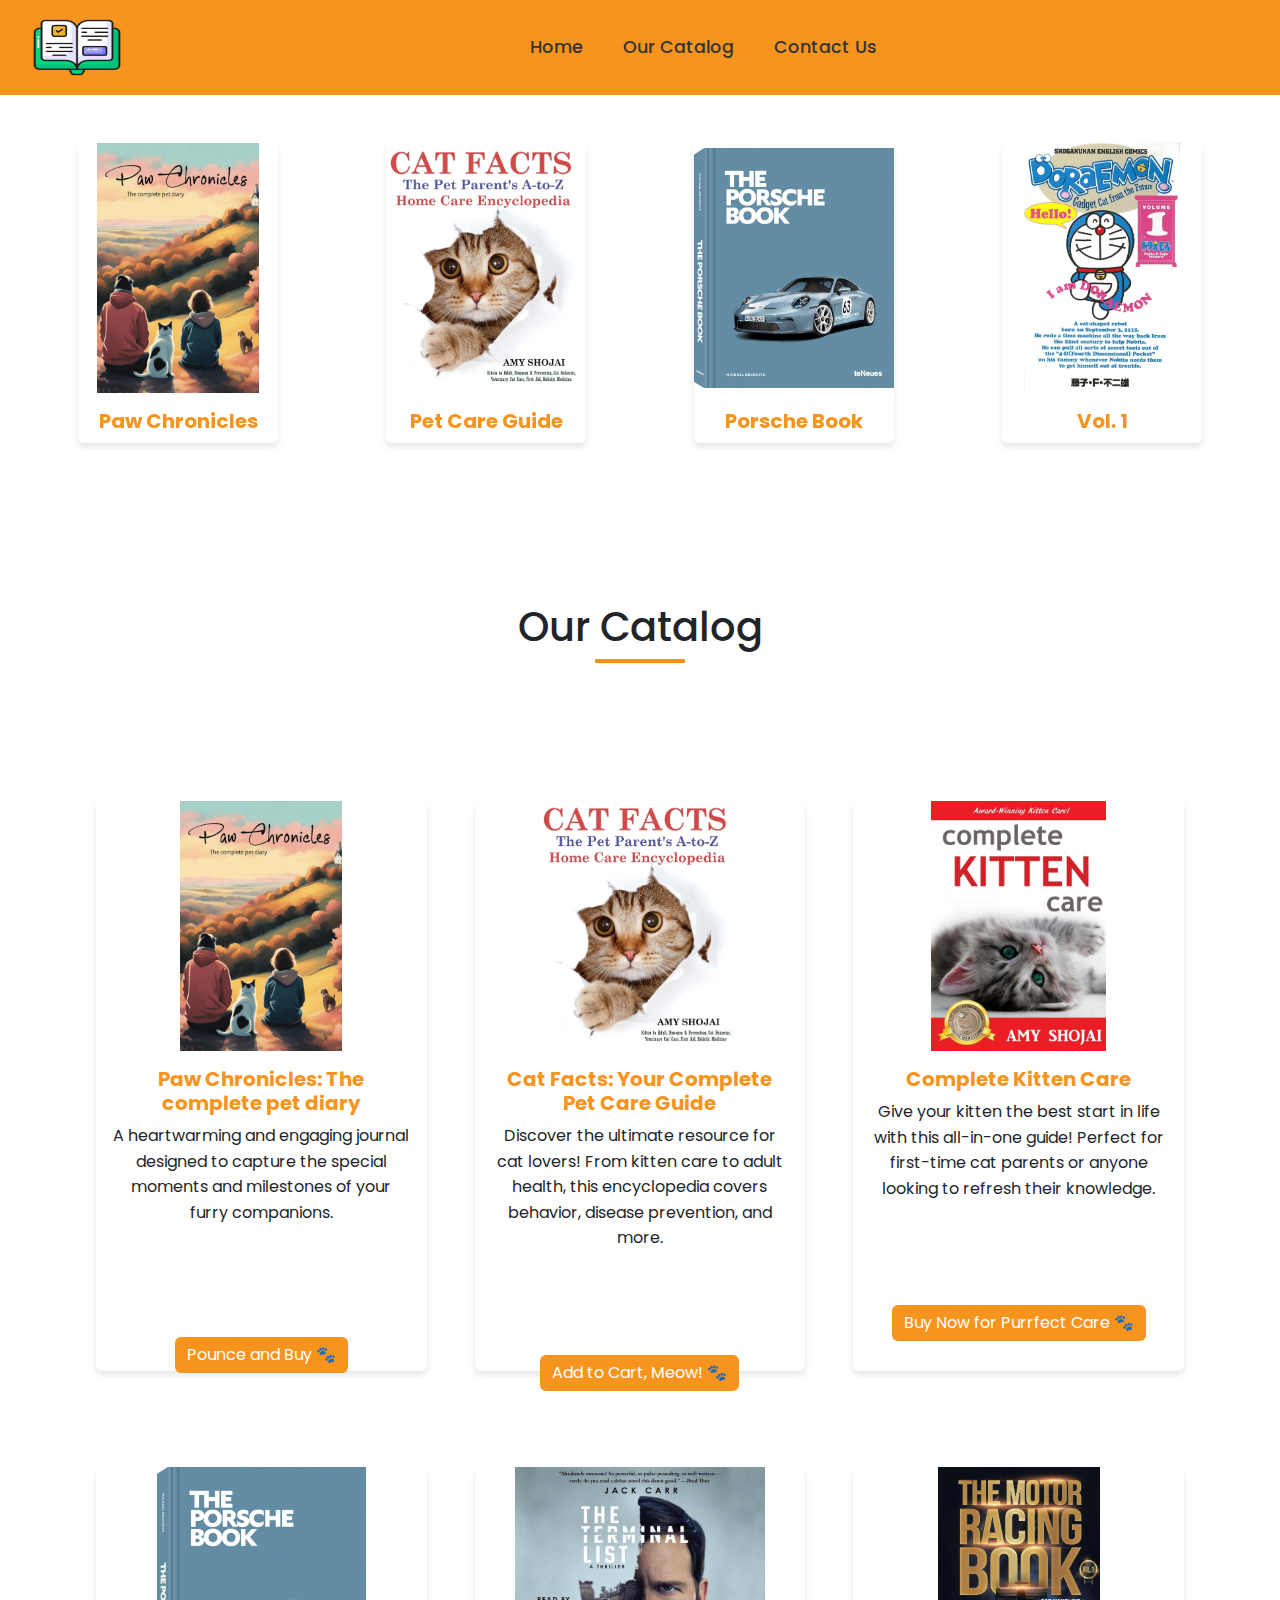
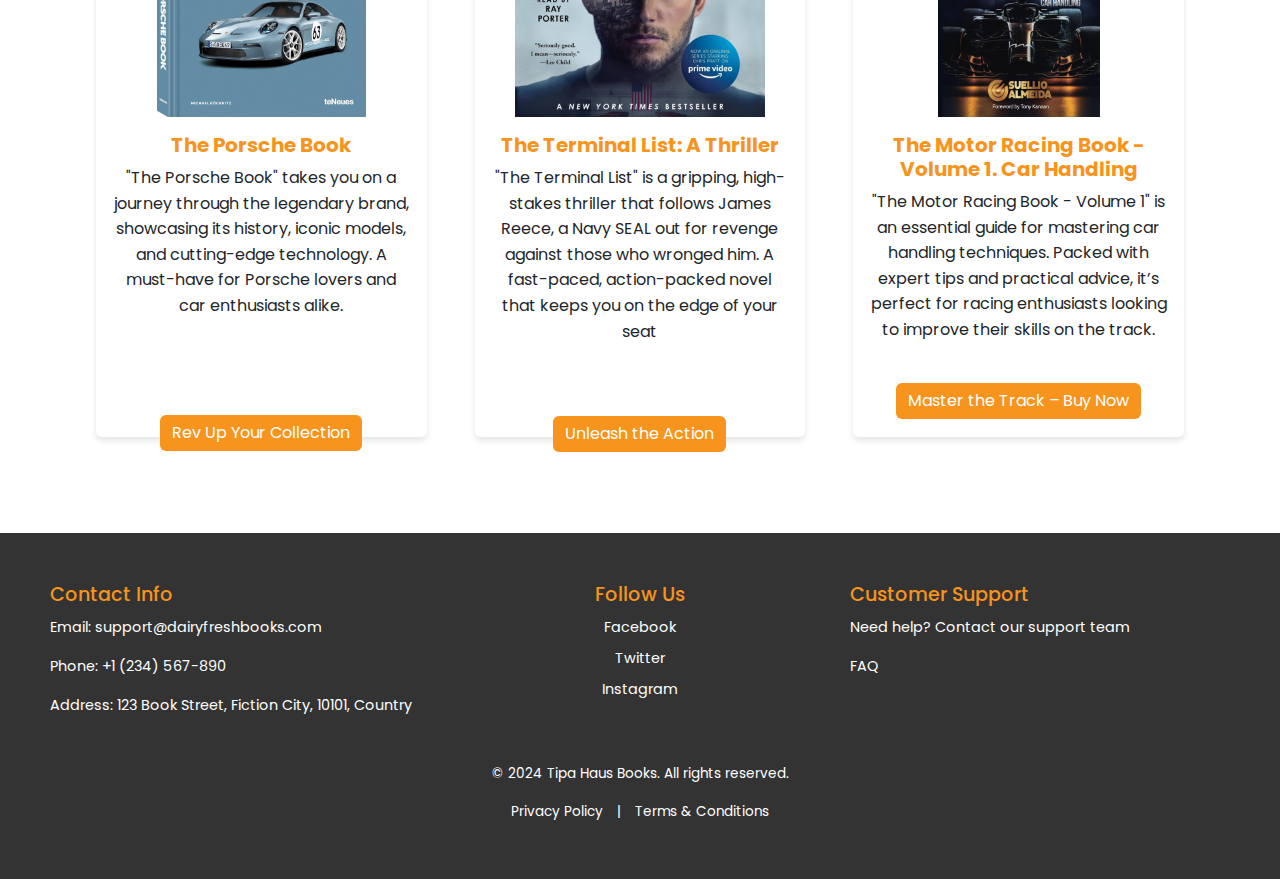
<file: 2024 Tipa Haus Books. Project Web/index.html>
<!DOCTYPE html>
<html lang="en">
  <head>
    <meta charset="UTF-8" />
    <meta name="viewport" content="width=device-width, initial-scale=1.0" />
    <title>Tipa Haus</title>
    <link
      href="https://cdn.jsdelivr.net/npm/bootstrap@5.3.3/dist/css/bootstrap.min.css"
      rel="stylesheet"
    />
    <link
      href="https://fonts.googleapis.com/css2?family=Poppins:wght@400;500;700&display=swap"
      rel="stylesheet"
    />
    <link
      rel="icon"
      type="image/x-icon"
      href="/images/WhatsApp Image 2024-11-27 at 14.44.28_3206c3ed.jpg"
    />
    <link rel="stylesheet" href="index.css" />
  </head>
  <body>
    <nav
      class="navbar navbar-expand-lg sticky-top"
      style="background-color: #f7941d"
    >
      <div class="container-fluid">
        <a class="navbar-brand" href="#">
          <img src="images/book.png" alt="Logo" width="90" height="69" />
        </a>
        <button
          class="navbar-toggler"
          type="button"
          data-bs-toggle="collapse"
          data-bs-target="#navbarTogglerDemo01"
          aria-controls="navbarTogglerDemo01"
          aria-expanded="false"
          aria-label="Toggle navigation"
        >
          <span class="navbar-toggler-icon"></span>
        </button>
        <div class="collapse navbar-collapse" id="navbarTogglerDemo01">
          <ul class="navbar-nav mx-auto mb-2 mb-lg-0 gap-4">
            <li class="nav-item">
              <a class="nav-link active" aria-current="page" href="#">Home</a>
            </li>
            <li class="nav-item">
              <a class="nav-link" href="#Catalog">Our Catalog</a>
            </li>
            <li class="nav-item">
              <a class="nav-link" href="#contact-us">Contact Us</a>
            </li>
          </ul>
        </div>
      </div>
    </nav>

    <section class="hero-image p-0">
      <div
        id="carouselExampleSlidesOnly"
        class="carousel slide"
        data-bs-ride="carousel"
      >
        <div class="carousel-inner">
          <div class="carousel-item active">
            <div class="row gy-4 gx-5 p-5">
              <div class="col-md-3 col-12">
                <div class="card carousel-card">
                  <a
                    href="https://www.amazon.com/Paw-Chronicles-complete-pet-diary/dp/9918008652"
                  >
                    <img
                      src="images/61gzG9jtJwL._SL1500_.jpg"
                      class="card-img-top"
                      alt="Fresh Milk"
                    />
                  </a>
                  <div class="card-body text-center">
                    <h5 class="card-title">Paw Chronicles</h5>
                  </div>
                </div>
              </div>
              <div class="col-md-3 col-12">
                <div class="card carousel-card">
                  <a
                    href="https://www.amazon.com/dp/1944423028/ref=sspa_dk_detail_4?psc=1&pd_rd_i=1944423028"
                  >
                    <img
                      src="images/71mU1t4smyL._SL1360_.jpg"
                      class="card-img-top"
                      alt="Farm Butter"
                    />
                  </a>
                  <div class="card-body text-center">
                    <h5 class="card-title">Pet Care Guide</h5>
                  </div>
                </div>
              </div>
              <div class="col-md-3 col-12">
                <div class="card carousel-card">
                  <a
                    href="https://www.amazon.com/Porsche-Book-Michael-K%C3%B6ckritz/dp/3961716110/ref=pd_sim_d_sccl_3_3/141-1201732-2862049?pd_rd_w=4ACUo&content-id=amzn1.sym.fc475966-e837-48fc-9ed0-f4ca6ae9337b&pf_rd_p=fc475966-e837-48fc-9ed0-f4ca6ae9337b&pf_rd_r=CWWX0SHK544BZDSKJSPF&pd_rd_wg=jgEOO&pd_rd_r=bf191820-caa0-469a-b52a-d32fc611ee5f&pd_rd_i=3961716110&psc=1"
                  >
                    <img
                      src="images/71RPTITVa1L._SL1500_.jpg"
                      class="card-img-top"
                      alt="Farm Cheese"
                    />
                  </a>
                  <div class="card-body text-center">
                    <h5 class="card-title">Porsche Book</h5>
                  </div>
                </div>
              </div>
              <div class="col-md-3 col-12">
                <div class="card carousel-card">
                  <a
                    href="https://www.amazon.com/Doraemon-Gadget-Cat-Future-Vol/dp/4092270119/ref=sr_1_1?crid=2JY2J95605PJJ&dib=eyJ2IjoiMSJ9.[base64].O6k4gQWJHVoGScF-IbEUWXnGOH8ViW4AXvHIaZ6ml90&dib_tag=se&keywords=doraemon+book&qid=1732708022&s=books&sprefix=doraemonbook%2Cstripbooks-intl-ship%2C366&sr=1-1"
                  >
                    <img
                      src="images/71rcIc68yWL._SL1500_.jpg"
                      class="card-img-top"
                      alt="Fresh Milk"
                    />
                  </a>
                  <div class="card-body text-center">
                    <h5 class="card-title">Vol. 1</h5>
                  </div>
                </div>
              </div>
            </div>
          </div>
          <div class="carousel-item">
            <div class="row gy-4 gx-5 p-5">
              <div class="col-md-3 col-12">
                <div class="card carousel-card">
                  <a
                    href="https://www.amazon.com/The-Terminal-List-Jack-Carr-audiobook/dp/B078SFLTFP/ref=sr_1_3?dib=eyJ2IjoiMSJ9.[base64].o-lsNw_0vwi-qcxP8BERzXGJIveWdyrZkJGNSytW3ks&dib_tag=se&keywords=action+book&qid=1732708442&s=books&sr=1-3"
                  >
                    <img
                      src="images/81qAwivfduL._SL1500_.jpg"
                      class="card-img-top"
                      alt="Fresh Milk"
                    />
                  </a>
                  <div class="card-body text-center">
                    <h5 class="card-title" style="margin-top: -15px">
                      The Terminal List: A Thriller
                    </h5>
                  </div>
                </div>
              </div>
              <div class="col-md-3 col-12">
                <div class="card carousel-card">
                  <a
                    href="https://www.amazon.com/Lamborghini-Book-Michael-Kockritz/dp/3961715114/ref=sr_1_1?crid=2KM68324X6CW7&dib=eyJ2IjoiMSJ9.[base64].BDcW9cD3UET8AYKceDVZ0LYk2AKbqe7gHRyMfHUFpWk&dib_tag=se&keywords=lamborghini+book&qid=1732708834&sprefix=lamborghinibook%2Caps%2C378&sr=8-1"
                  >
                    <img
                      src="images/71b8EKcFzcL._SL1500_.jpg"
                      class="card-img-top"
                      alt="Farm Butter"
                    />
                  </a>
                  <div class="card-body text-center">
                    <h5 class="card-title">Lamborghini Book</h5>
                  </div>
                </div>
              </div>
              <div class="col-md-3 col-12">
                <div class="card carousel-card">
                  <a
                    href="https://www.amazon.com/dp/B002AC5HT0?plink=Vf5zIXMKi0D7e4kS&pf_rd_r=P7X6CW7GGJFVNJN3RP3B&pf_rd_p=fe481a04-2a3d-4d8f-9976-3312f3fd8e70&ref_=adblp13ntcdx_2_0_im"
                  >
                    <img
                      src="images/81L44M8YTxL._SL1500_.jpg"
                      class="card-img-top"
                      alt="Farm Cheese"
                    />
                  </a>
                  <div class="card-body text-center">
                    <h5 class="card-title">First to Kill</h5>
                  </div>
                </div>
              </div>
              <div class="col-md-3 col-12">
                <div class="card carousel-card">
                  <a
                    href="https://www.amazon.com/dp/B0CJWZ75W7/ref=sspa_dk_detail_0?psc=1&pd_rd_i=B0CJWZ75W7&pd_rd_w=HPqn6&content-id=amzn1.sym.7446a9d1-25fe-4460-b135-a60336bad2c9&pf_rd_p=7446a9d1-25fe-4460-b135-a60336bad2c9&pf_rd_r=CWWX0SHK544BZDSKJSPF&pd_rd_wg=jgEOO&pd_rd_r=bf191820-caa0-469a-b52a-d32fc611ee5f&s=books&sp_csd=d2lkZ2V0TmFtZT1zcF9kZXRhaWw"
                  >
                    <img
                      src="images/71vyeuPybTL._SL1500_.jpg"
                      class="card-img-top"
                      alt="Fresh Milk"
                    />
                  </a>
                  <div class="card-body text-center">
                    <h5 class="card-title">Motor Racing V1</h5>
                  </div>
                </div>
              </div>
            </div>
          </div>
        </div>
      </div>
    </section>

    <section class="container-fluid p-5" id="Catalog">
      <h2 style="padding-top: 4rem; padding-bottom: 0" class="text-center fs-1">
        Our Catalog
      </h2>
      <div
        style="
          background-color: #f7941d;
          height: 4px;
          width: 90px;
          margin: 0 auto 90px;
        "
      ></div>

      <div class="row gy-4 gx-5 p-5">
        <div class="col-md-4 col-12">
          <div class="card">
            <img
              src="images/61gzG9jtJwL._SL1500_.jpg"
              class="card-img-top"
              alt="Fresh Milk"
            />
            <div class="card-body text-center">
              <h5 class="card-title">Paw Chronicles: The complete pet diary</h5>
              <p class="card-text">
                A heartwarming and engaging journal designed to capture the
                special moments and milestones of your furry companions.
              </p>
              <a
                href="https://www.amazon.com/Paw-Chronicles-complete-pet-diary/dp/9918008652"
                style="margin-top: 6rem"
                class="btn btn-primary"
                >Pounce and Buy 🐾</a
              >
            </div>
          </div>
        </div>
        <div class="col-md-4 col-12">
          <div class="card">
            <img
              src="images/71mU1t4smyL._SL1360_.jpg"
              class="card-img-top"
              alt="Farm Butter"
            />
            <div class="card-body text-center">
              <h5 class="card-title">
                Cat Facts: Your Complete Pet Care Guide
              </h5>
              <p class="card-text pb-4">
                Discover the ultimate resource for cat lovers! From kitten care
                to adult health, this encyclopedia covers behavior, disease
                prevention, and more.
              </p>
              <a
                href="https://www.amazon.com/dp/1944423028/ref=sspa_dk_detail_4?psc=1&pd_rd_i=1944423028"
                style="margin-top: 4rem"
                class="btn btn-primary"
                >Add to Cart, Meow! 🐾</a
              >
            </div>
          </div>
        </div>
        <div class="col-md-4 col-12">
          <div class="card">
            <img
              src="images/71sU0pS6myL._SL1360_.jpg"
              class="card-img-top"
              alt="Farm Cheese"
            />
            <div class="card-body text-center">
              <h5 class="card-title">Complete Kitten Care</h5>
              <p class="card-text pb-4">
                Give your kitten the best start in life with this all-in-one
                guide! Perfect for first-time cat parents or anyone looking to
                refresh their knowledge.
              </p>
              <a
                href="https://www.amazon.com/dp/1944423168/ref=sspa_dk_detail_0?psc=1&pd_rd_i=1944423168&pd_rd_w=dUOF3&content-id=amzn1.sym.7446a9d1-25fe-4460-b135-a60336bad2c9&pf_rd_p=7446a9d1-25fe-4460-b135-a60336bad2c9&pf_rd_r=PXCJ7GWF958HPSWKXP3R&pd_rd_wg=8mVv9&pd_rd_r=7e6f6ee3-a3cb-4478-b595-8c6e1507c485&s=books&sp_csd=d2lkZ2V0TmFtZT1zcF9kZXRhaWw"
                class="btn btn-primary"
                style="margin-top: 4rem"
                >Buy Now for Purrfect Care 🐾</a
              >
            </div>
          </div>
        </div>
      </div>
      <div class="row gy-4 gx-5 p-5">
        <div class="col-12 col-md-4">
          <div class="card">
            <img
              src="images/71RPTITVa1L._SL1500_.jpg"
              class="card-img-top"
              alt="Fresh Milk"
            />
            <div class="card-body text-center">
              <h5 class="card-title">The Porsche Book</h5>
              <p class="card-text">
                "The Porsche Book" takes you on a journey through the legendary
                brand, showcasing its history, iconic models, and cutting-edge
                technology. A must-have for Porsche lovers and car enthusiasts
                alike.
              </p>
              <a
                href="https://www.amazon.com/Porsche-Book-Michael-K%C3%B6ckritz/dp/3961716110/ref=pd_sim_d_sccl_3_3/141-1201732-2862049?pd_rd_w=4ACUo&content-id=amzn1.sym.fc475966-e837-48fc-9ed0-f4ca6ae9337b&pf_rd_p=fc475966-e837-48fc-9ed0-f4ca6ae9337b&pf_rd_r=CWWX0SHK544BZDSKJSPF&pd_rd_wg=jgEOO&pd_rd_r=bf191820-caa0-469a-b52a-d32fc611ee5f&pd_rd_i=3961716110&psc=1"
                style="margin-top: 5rem"
                class="btn btn-primary"
                >Rev Up Your Collection</a
              >
            </div>
          </div>
        </div>

        <div class="col-12 col-md-4">
          <div class="card">
            <img
              src="images/81qAwivfduL._SL1500_.jpg"
              class="card-img-top"
              alt="Farm Butter"
            />
            <div class="card-body text-center">
              <h5 class="card-title">The Terminal List: A Thriller</h5>
              <p class="card-text pb-4">
                "The Terminal List" is a gripping, high-stakes thriller that
                follows James Reece, a Navy SEAL out for revenge against those
                who wronged him. A fast-paced, action-packed novel that keeps
                you on the edge of your seat
              </p>
              <a
                href="https://www.amazon.com/The-Terminal-List-Jack-Carr-audiobook/dp/B078SFLTFP/ref=sr_1_3?dib=eyJ2IjoiMSJ9.[base64].o-lsNw_0vwi-qcxP8BERzXGJIveWdyrZkJGNSytW3ks&dib_tag=se&keywords=action+book&qid=1732708442&s=books&sr=1-3"
                style="margin-top: 2rem"
                class="btn btn-primary"
                >Unleash the Action</a
              >
            </div>
          </div>
        </div>

        <div class="col-12 col-md-4">
          <div class="card">
            <img
              src="images/71vyeuPybTL._SL1500_.jpg"
              class="card-img-top"
              alt="Farm Cheese"
            />
            <div class="card-body text-center">
              <h5 class="card-title">
                The Motor Racing Book - Volume 1. Car Handling
              </h5>
              <p class="card-text pb-4">
                "The Motor Racing Book - Volume 1" is an essential guide for
                mastering car handling techniques. Packed with expert tips and
                practical advice, it’s perfect for racing enthusiasts looking to
                improve their skills on the track.
              </p>
              <a
                href="https://www.amazon.com/dp/B0CJWZ75W7/ref=sspa_dk_detail_0?psc=1&pd_rd_i=B0CJWZ75W7&pd_rd_w=HPqn6&content-id=amzn1.sym.7446a9d1-25fe-4460-b135-a60336bad2c9&pf_rd_p=7446a9d1-25fe-4460-b135-a60336bad2c9&pf_rd_r=CWWX0SHK544BZDSKJSPF&pd_rd_wg=jgEOO&pd_rd_r=bf191820-caa0-469a-b52a-d32fc611ee5f&s=books&sp_csd=d2lkZ2V0TmFtZT1zcF9kZXRhaWw"
                class="btn btn-primary"
                >Master the Track – Buy Now</a
              >
            </div>
          </div>
        </div>
      </div>
    </section>

    <section class="footer-section">
      <div class="footer-container" id="contact-us">
        <div class="footer-column left-column">
          <h4>Contact Info</h4>
          <p>
            Email:
            <a href="mailto:support@dairyfreshbooks.com"
              >support@dairyfreshbooks.com</a
            >
          </p>
          <p>Phone: <a href="tel:+1234567890">+1 (234) 567-890</a></p>
          <p>Address: 123 Book Street, Fiction City, 10101, Country</p>
        </div>

        <div class="footer-column center-column">
          <h4>Follow Us</h4>
          <a href="#" class="social-link">Facebook</a>
          <a href="#" class="social-link">Twitter</a>
          <a href="#" class="social-link">Instagram</a>
        </div>

        <div class="footer-column right-column">
          <h4>Customer Support</h4>
          <p>Need help? <a href="#">Contact our support team</a></p>
          <p><a href="#">FAQ</a></p>
        </div>
      </div>

      <div class="footer-bottom">
        <p>&copy; 2024 Tipa Haus Books. All rights reserved.</p>
        <p>
          <a href="#">Privacy Policy</a> | <a href="#">Terms & Conditions</a>
        </p>
      </div>
    </section>

    <!-- Bootstrap JS -->
    <script src="https://cdn.jsdelivr.net/npm/bootstrap@5.3.3/dist/js/bootstrap.bundle.min.js"></script>
  </body>
</html>
</file>
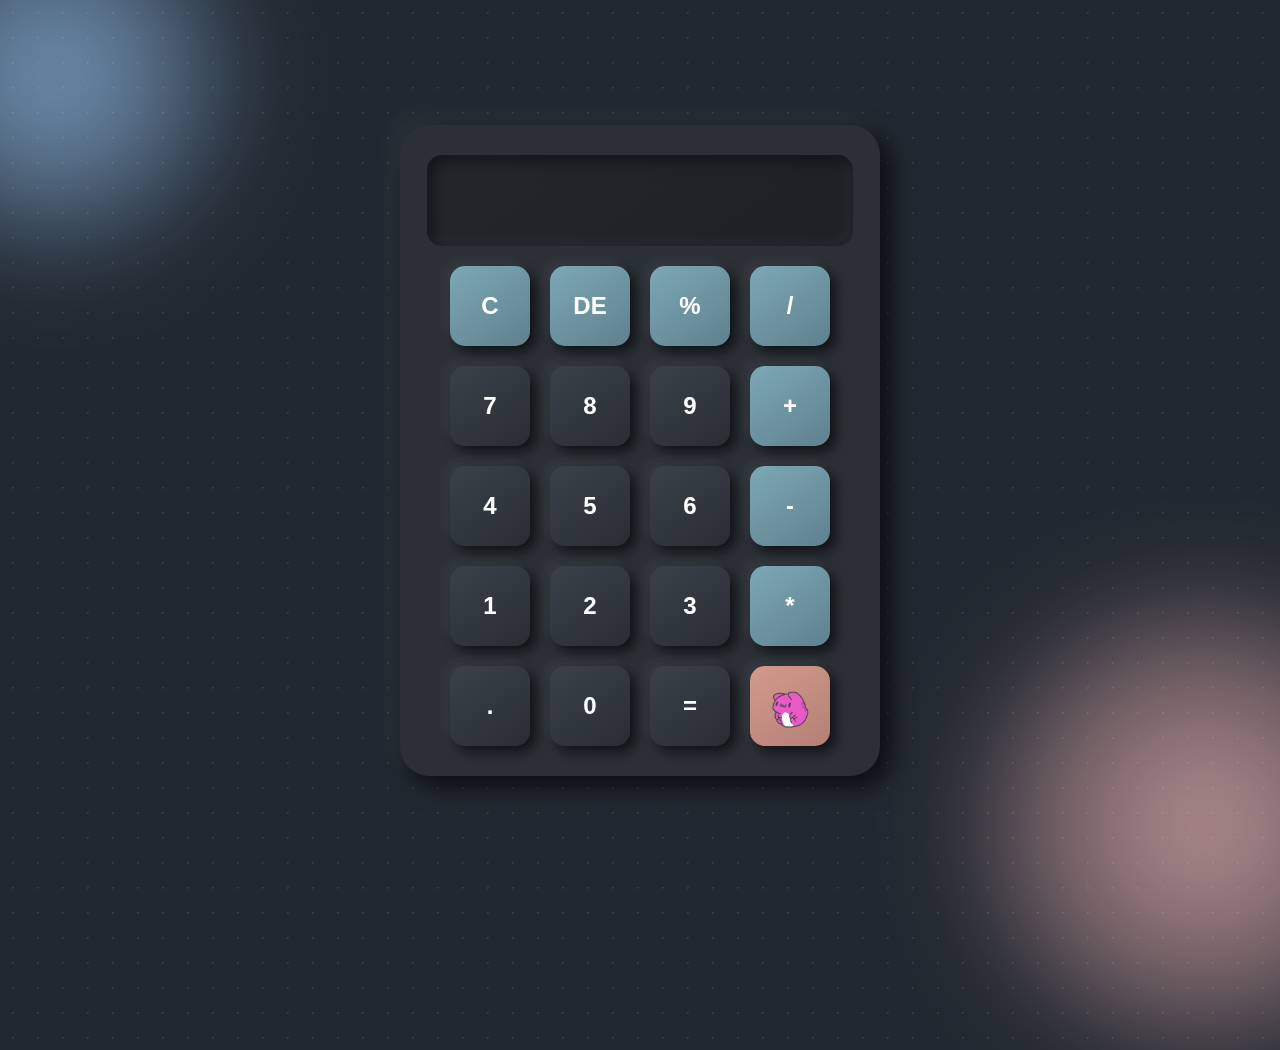
<file: calculator/index.html>
<!DOCTYPE html>
<html lang="en">
  <head>
    <meta charset="UTF-8" />
    <meta name="viewport" content="width=device-width, initial-scale=1.0" />
    <title>Calculator</title>
    <link rel="stylesheet" href="style.css" />
    <link
      rel="icon"
      type="image/x-icon"
      href="images/there-is-cat-that-is-holding-calculator-its-paws-generative-ai_958138-18690-fotor-bg-remover-2024111674454.png"
    />
  </head>
  <body>
    <div id="calculator">
      <input id="display" readonly />
      <div id="keys">
        <button onclick="clearDisplay()" class="operator-btn">C</button>
        <button
          onclick="display.value = display.value.toString().slice(0,-1)"
          class="operator-btn"
        >
          DE
        </button>
        <button onclick="appendToDisplay('%')" class="operator-btn">%</button>
        <button onclick="appendToDisplay('/')" class="operator-btn">/</button>

        <button onclick="appendToDisplay('7')">7</button>
        <button onclick="appendToDisplay('8')">8</button>
        <button onclick="appendToDisplay('9')">9</button>
        <button onclick="appendToDisplay('+')" class="operator-btn">+</button>

        <button onclick="appendToDisplay('4')">4</button>
        <button onclick="appendToDisplay('5')">5</button>
        <button onclick="appendToDisplay('6')">6</button>
        <button onclick="appendToDisplay('-')" class="operator-btn">-</button>
        <button onclick="appendToDisplay('1')">1</button>
        <button onclick="appendToDisplay('2')">2</button>
        <button onclick="appendToDisplay('3')">3</button>
        <button onclick="appendToDisplay('*')" class="operator-btn">*</button>
        <button onclick="appendToDisplay('.')">.</button>
        <button onclick="appendToDisplay('0')">0</button>

        <button onclick="calculate()">=</button>
        <button id="paw-button" class="cat-paw">
          <img src="images/5cb4761543156278ea1ba1b726cd3fb6.gif"
          class="cat-vibe"">
        </button>
      </div>
    </div>

    <!-- Cat Peeking Animations -->
    <div class="cat-peek top-left">
      <img
        src="images/4abd43b89fb53bb1c11c27414ea28971.gif"
        alt="Cat Peeking Left"
      />
    </div>
    <div class="cat-peek top-right">
      <img
        src="images/4abd43b89fb53bb1c11c27414ea28971.gif"
        alt="Cat Peeking Right"
      />
    </div>
    <div class="cat-peek bottom-left">
      <img
        src="images/4abd43b89fb53bb1c11c27414ea28971.gif"
        alt="Cat Peeking Bottom Left"
      />
    </div>
    <div class="cat-peek bottom-right">
      <img
        src="images/4abd43b89fb53bb1c11c27414ea28971.gif"
        alt="Cat Peeking Bottom Right"
      />
    </div>

    <script src="calindex.js"></script>
  </body>
</html>
</file>
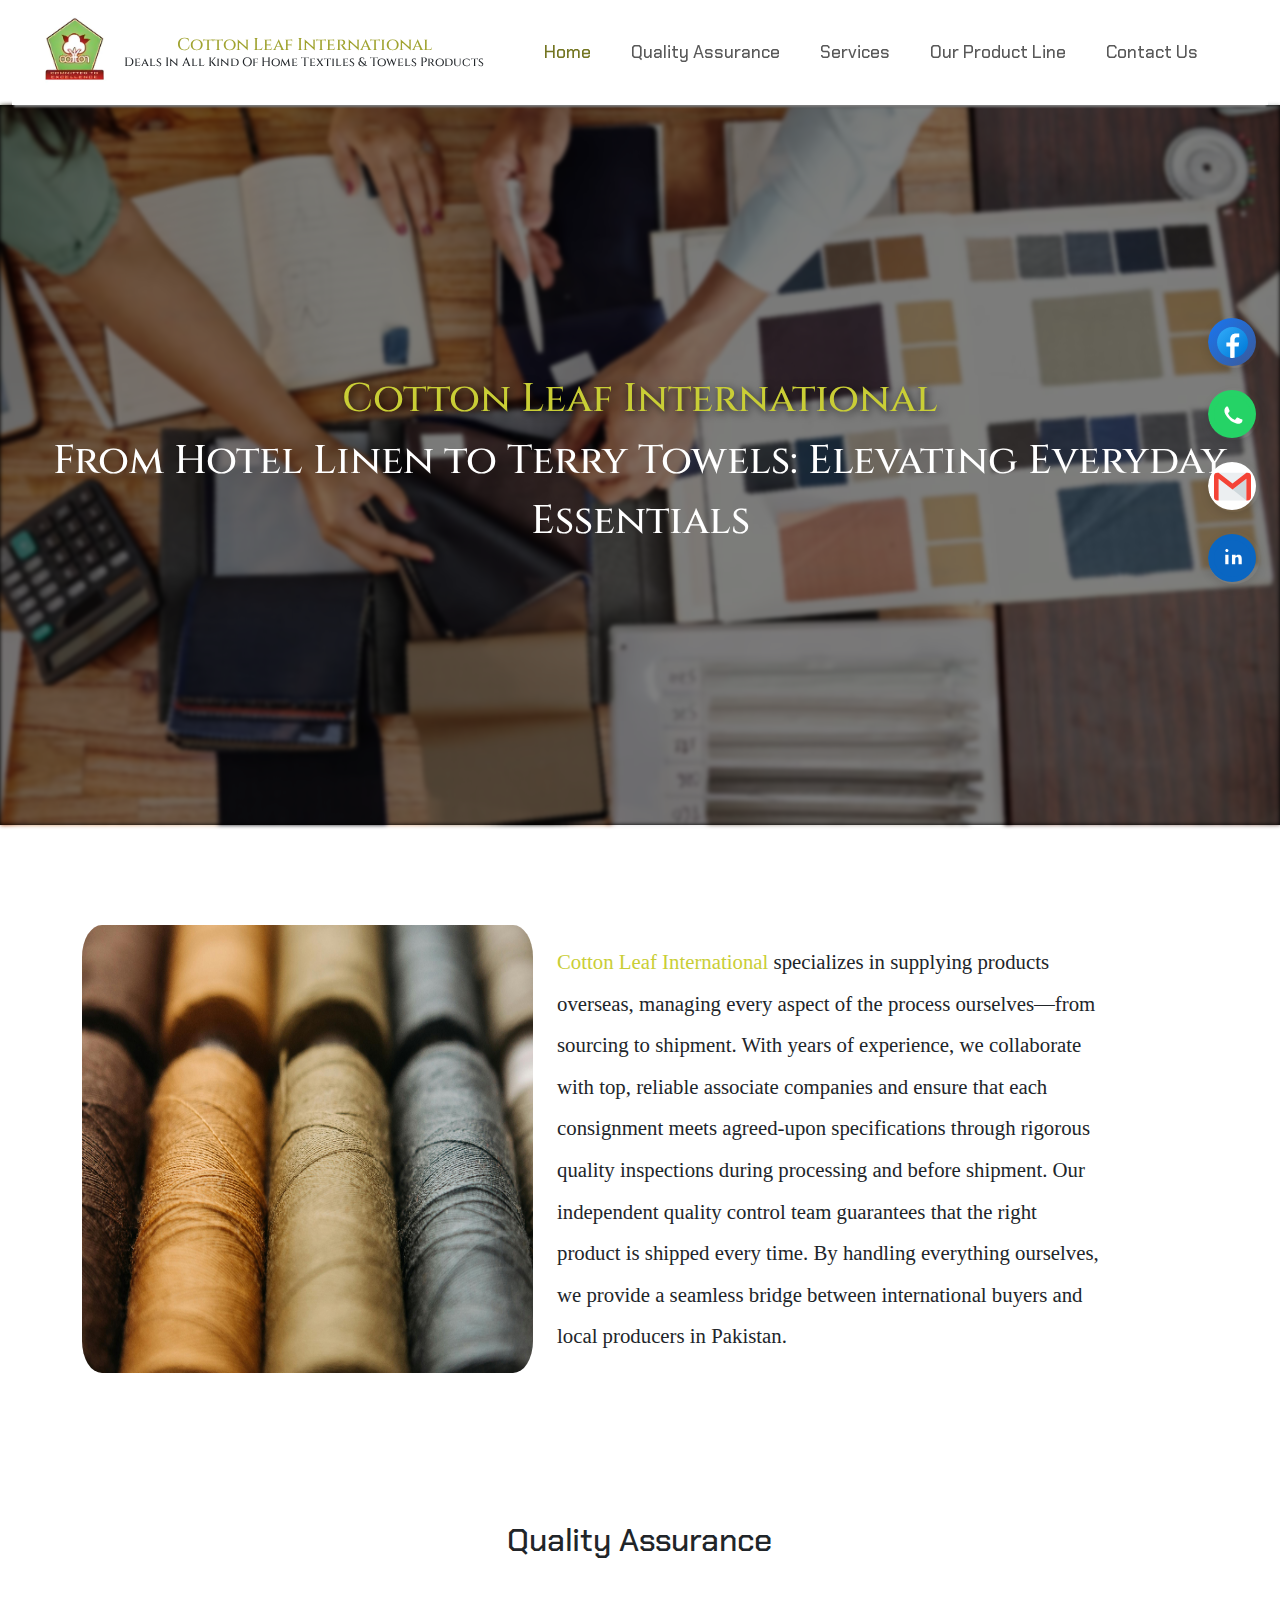
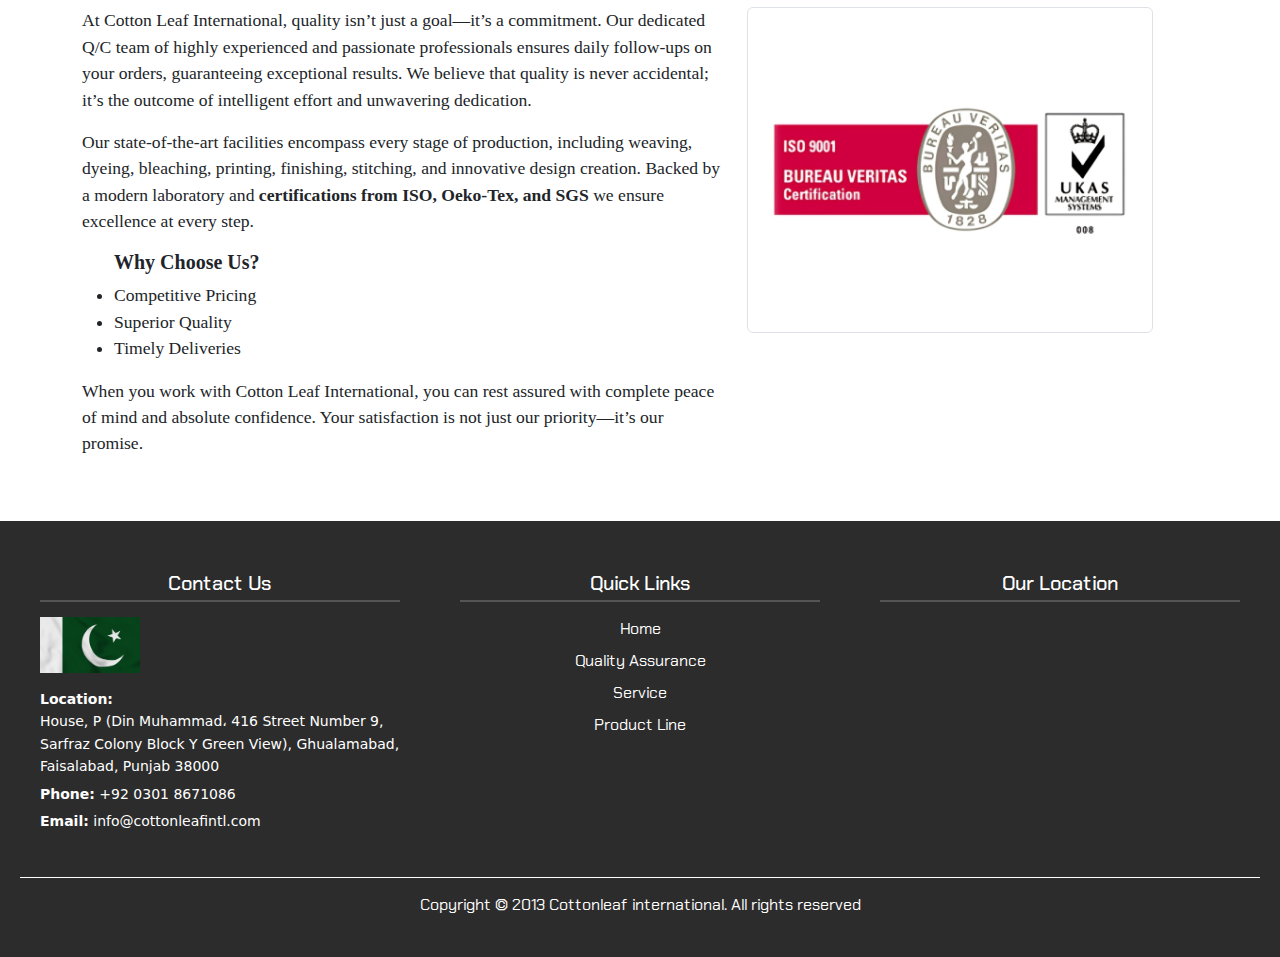
<file: CLI WEB/index.html>
<!DOCTYPE html>
<html lang="en">
  <head>
    <meta charset="UTF-8" />
    <meta name="viewport" content="width=device-width, initial-scale=1.0" />
    <title>
      Cotton Leaf International - Deals in all kind of Home Textiles & Towels
      Products
    </title>
    <!-- Latest compiled and minified CSS -->
    <link
      href="https://cdn.jsdelivr.net/npm/bootstrap@5.3.3/dist/css/bootstrap.min.css"
      rel="stylesheet"
    />
    <!-- Latest compiled JavaScript -->
    <script src="https://cdn.jsdelivr.net/npm/bootstrap@5.3.3/dist/js/bootstrap.bundle.min.js"></script>
    <link rel="preconnect" href="https://fonts.googleapis.com" />
    <link rel="preconnect" href="https://fonts.gstatic.com" crossorigin />
    <link
      href="https://fonts.googleapis.com/css2?family=Playfair+Display:wght@500&family=Raleway:wght@500&family=Montserrat:wght@500&family=Cinzel:wght@500&family=Poppins:wght@500&display=swap"
      rel="stylesheet"
    />
    <link
      href="https://fonts.googleapis.com/css2?family=Old+Standard+TT:ital,wght@0,400;0,700;1,400&family=Raleway:ital,wght@0,100..900;1,100..900&display=swap"
      rel="stylesheet"
    />
    <link
      href="https://fonts.googleapis.com/css2?family=Chakra+Petch:ital,wght@0,300;0,400;0,500;0,600;0,700;1,300;1,400;1,500;1,600;1,700&display=swap"
      rel="stylesheet"
    />

    <link rel="stylesheet" href="style.css" />
  </head>
  <body>
    <div class="floating-sidebar">
      <!-- Facebook Pika Pika chuuuuuuuu-->
      <div
        class="fltbtn-button"
        onclick="window.location.href = 'https://www.facebook.com/profile.php?id=100076926417321'"
      >
        <div class="fltbtn-icon fac">
          <svg xmlns="http://www.w3.org/2000/svg" viewBox="0 0 48 48">
            <linearGradient
              id="Ld6sqrtcxMyckEl6xeDdMa"
              x1="9.993"
              x2="40.615"
              y1="9.993"
              y2="40.615"
              gradientUnits="userSpaceOnUse"
            >
              <stop offset="0" stop-color="#2aa4f4" />
              <stop offset="1" stop-color="#007ad9" />
            </linearGradient>
            <path
              fill="url(#Ld6sqrtcxMyckEl6xeDdMa)"
              d="M24,4C12.954,4,4,12.954,4,24s8.954,20,20,20s20-8.954,20-20S35.046,4,24,4z"
            />
            <path
              fill="#fff"
              d="M26.707,29.301h5.176l0.813-5.258h-5.989v-2.874c0-2.184,0.714-4.121,2.757-4.121h3.283V12.46 c-0.577-0.078-1.797-0.248-4.102-0.248c-4.814,0-7.636,2.542-7.636,8.334v3.498H16.06v5.258h4.948v14.452 C21.988,43.9,22.981,44,24,44c0.921,0,1.82-0.084,2.707-0.204V29.301z"
            />
          </svg>
        </div>
        <span class="fltbtn-link">Facebook</span>
      </div>

      <!-- WhatsApp bery yum yummmmmmmmmmmmmmmmmmm -->
      <div
        class="fltbtn-button"
        onclick="window.location.href = 'https://wa.me/923018671086'"
      >
        <div class="fltbtn-icon whts">
          <svg xmlns="http://www.w3.org/2000/svg" viewBox="0 0 48 48">
            <circle cx="24" cy="24" r="24" fill="#25D366" />
            <path
              fill="#FFF"
              d="M34.6 29.8c-.6-.3-3.4-1.7-3.9-1.9-.5-.2-.9-.3-1.3.3-.4.6-1.5 1.9-1.8 2.3-.3.4-.7.5-1.2.2-.6-.3-2.5-.9-4.7-3-1.8-1.8-3-4-3.3-4.7-.3-.6-.1-1 .2-1.3.2-.3.6-.7.9-1 .3-.3.4-.6.6-1 .2-.4.1-.7 0-1-.1-.3-1.3-3-1.7-4.1-.4-.9-.7-1-1.3-1H17c-.4 0-1 .1-1.5.7-.5.6-2 2-2 4.9s2 5.7 2.3 6.2c.3.4 3.9 6.2 9.3 8.7 5.4 2.5 6.5 1.9 7.7 1.8 1.2-.1 3.3-1.3 3.7-2.6.5-1.3.5-2.4.4-2.6-.1-.2-.4-.3-1-.6z"
            />
          </svg>
        </div>
        <span class="fltbtn-link">WhatsApp</span>
      </div>
      <!-- INstagram moew moew moew ^^ -->
      <div
        class="fltbtn-button"
        onclick="window.location.href = 'mailto:example@example.com'"
      >
        <div class="fltbtn-icon ing gmail-icon">
          <svg
            xmlns="http://www.w3.org/2000/svg"
            xml:space="preserve"
            viewBox="0 0 16 16"
            id="gmail"
          >
            <path fill="#ECEFF1" d="M2 2h12v12H2z"></path>
            <path fill="#CFD8DC" d="M8 9.262 14 14V4.646z"></path>
            <path
              fill="#F44336"
              d="M14.5 2H14L8 6.738 2 2h-.5A1.5 1.5 0 0 0 0 3.5v9A1.5 1.5 0 0 0 1.5 14H2V4.646l6 4.615 6-4.616V14h.5a1.5 1.5 0 0 0 1.5-1.5v-9A1.5 1.5 0 0 0 14.5 2z"
            ></path>
          </svg>
        </div>
        <span class="fltbtn-link">Gmail</span>
      </div>

      <!-- LinkedIn  work work and workkk-->
      <div
        class="fltbtn-button"
        onclick="location.href = 'https://pk.linkedin.com/company/cotton-leaf-international-pvt-ltd.'"
      >
        <div class="fltbtn-icon linkdin">
          <svg xmlns="http://www.w3.org/2000/svg" viewBox="0 0 48 48">
            <circle cx="24" cy="24" r="24" fill="#0A66C2" />
            <path
              fill="#FFF"
              d="M14.6 19.2h4.2v12.3h-4.2zM16.7 15.7c1.2 0 2.1-.9 2.1-2s-.9-2.1-2.1-2.1-2.1.9-2.1 2.1c0 1.1.9 2 2.1 2zm7.4 3.5h4v1.6h.1c.5-.9 1.6-1.8 3.4-1.8 3.7 0 4.4 2.5 4.4 5.7v6.7h-4.2v-5.9c0-1.4-.1-3.3-2-3.3-2 0-2.3 1.6-2.3 3.2v6h-4.2v-12.3z"
            />
          </svg>
        </div>
        <span class="fltbtn-link">LinkedIn</span>
      </div>
    </div>
    <!-- Header Section -->

    <header id="details_home">
      <div class="container-fluid" style="background-color: white">
        <nav class="navbar navbar-expand-lg">
          <div
            class="container-fluid d-flex justify-content-between align-items-center"
          >
            <!-- Navbar Toggler Button for small screens -->
            <button
              class="navbar-toggler d-lg-none"
              type="button"
              data-bs-toggle="collapse"
              data-bs-target="#navbarTogglerDemo02"
              aria-controls="navbarTogglerDemo02"
              aria-expanded="false"
              aria-label="Toggle navigation"
            >
              <span class="navbar-toggler-icon"></span>
            </button>

            <!-- Logo Section: Title and logo (title before logo) -->
            <a
              class="navbar-brand d-flex align-items-center"
              href="#"
              style="text-decoration: none; color: inherit"
            >
              <img
                src="image/images.png"
                class="img-fluid logo-img"
                alt="Cotton Leaf International Logo"
                width="75"
                height="75"
              />
              <div class="logo-text">
                <span class="cli_top">Cotton Leaf International</span>
                <span class="tagline">
                  Deals In All Kind Of Home Textiles & Towels Products
                </span>
              </div>
            </a>

            <!-- Navbar Links -->
            <div
              class="collapse navbar-collapse justify-content-center"
              id="navbarTogglerDemo02"
            >
              <ul class="navbar-nav mb-2 mb-lg-0" style="gap: 1.5rem">
                <li class="nav-item">
                  <a
                    class="nav-link active"
                    style="color: #747622"
                    aria-current="page"
                    href=""
                    >Home</a
                  >
                </li>
                <li class="nav-item">
                  <a class="nav-link" href="#quality_assurance"
                    >Quality Assurance</a
                  >
                </li>
                <li class="nav-item">
                  <a class="nav-link" href="service.html">Services</a>
                </li>

                <li class="nav-item">
                  <a class="nav-link" href="productline.html"
                    >Our Product Line</a
                  >
                </li>
                <li class="nav-item">
                  <a class="nav-link" href="#contactus">Contact Us</a>
                </li>
              </ul>
            </div>
          </div>
        </nav>
      </div>
    </header>

    <!-- main section  -->
    <main>
      <div class="cli_container">
        <div class="cli_header">
          <h1>Cotton Leaf International</h1>
          <p>From Hotel Linen to Terry Towels: Elevating Everyday Essentials</p>
        </div>
      </div>
    </main>

    <!-- working section -->
    <section class="details_section container-fluid">
      <div class="container">
        <div class="row">
          <img
            src="image/pexels-pavel-danilyuk-6461502.jpg"
            class="img-fluid col-md-5 rounded-5"
            alt="wool_image"
          />
          <p class="col-md-6 fw-light pt-3">
            <span style="color: #c9ce36">Cotton Leaf International</span>
            specializes in supplying products overseas, managing every aspect of
            the process ourselves—from sourcing to shipment. With years of
            experience, we collaborate with top, reliable associate companies
            and ensure that each consignment meets agreed-upon specifications
            through rigorous quality inspections during processing and before
            shipment. Our independent quality control team guarantees that the
            right product is shipped every time. By handling everything
            ourselves, we provide a seamless bridge between international buyers
            and local producers in Pakistan.
          </p>
        </div>
      </div>
    </section>

    <!-- Quality Assurance section  -->
    <section class="quality_assurance m-5" id="quality_assurance">
      <div class="container">
        <div class="row">
          <h2 class="text-center mb-5 quality-head">Quality Assurance</h2>

          <div class="col-md-7 quality-content">
            <p>
              At Cotton Leaf International, quality isn’t just a goal—it’s a
              commitment. Our dedicated Q/C team of highly experienced and
              passionate professionals ensures daily follow-ups on your orders,
              guaranteeing exceptional results. We believe that quality is never
              accidental; it’s the outcome of intelligent effort and unwavering
              dedication.
            </p>
            <p>
              Our state-of-the-art facilities encompass every stage of
              production, including weaving, dyeing, bleaching, printing,
              finishing, stitching, and innovative design creation. Backed by a
              modern laboratory and
              <strong>certifications from ISO, Oeko-Tex, and SGS</strong>
              we ensure excellence at every step.
            </p>
            <ul>
              <h5><strong>Why Choose Us?</strong></h5>
              <li>Competitive Pricing</li>
              <li>Superior Quality</li>
              <li>Timely Deliveries</li>
            </ul>
            <p>
              When you work with Cotton Leaf International, you can rest assured
              with complete peace of mind and absolute confidence. Your
              satisfaction is not just our priority—it’s our promise.
            </p>
          </div>
          <div class="col-md-5">
            <img
              src="image/isologo.png"
              class="img-fluid img-thumbnail me-5"
              alt="quality_assurance"
              width="90%"
            />
          </div>
        </div>
      </div>
    </section>

    <!-- footer section  -->

    <footer id="contactus"  style="background-color: #2c2c2c; color: white; padding: 40px 20px">
      <div class="footer-container">
        <!-- Contact Us Section -->
        <div class="footer-section">
          <h3>Contact Us</h3>
          <img
            src="image/islamic-republic-of-pakistan-realistic-waving-flag-smooth-seamless-loop-4k-free-video.jpg"
            alt="Pakistan Flag"
            class="img-fluid"
            style="width: 100px; margin-bottom: 10px"
          />
          <p>
            <strong>Location:</strong> <br />
            House, P (Din Muhammad، 416 Street Number 9, Sarfraz Colony Block Y
            Green View), Ghualamabad, Faisalabad, Punjab 38000
          </p>
          <p><strong>Phone:</strong> +92 0301 8671086</p>
          <p><strong>Email:</strong> info@cottonleafintl.com</p>
        </div>

        <!-- Links Section -->
        <div class="footer-section">
          <h3>Quick Links</h3>
          <ul style="list-style: none; padding: 0; margin: 0">
            <li>
              <a href="#details_home">Home</a>
            </li>
            <li>
              <a href="#quality_assurance">Quality Assurance</a>
            </li>
            <li>
              <a href="service.html">Service</a>
            </li>
            <li>
              <a href="productline.html">Product Line</a>
            </li>
          </ul>
        </div>

        <!-- Google Map Section -->
        <div class="footer-section">
          <h3>Our Location</h3>
          <iframe
            src="https://www.google.com/maps/embed?pb=!1m18!1m12!1m3!1d1416.3722217192478!2d73.1235429466431!3d31.41557314756683!2m3!1f0!2f0!3f0!3m2!1i1024!2i768!4f13.1!3m3!1m2!1s0x39226963acac98b5%3A0xb537a69d181c8bef!2sCotton%20Leaf%20International%20-%20Textile%20Made%20ups%20and%20Towels!5e0!3m2!1sen!2s!4v1736940071713!5m2!1sen!2s"
            width="100%"
            height="180"
            frameborder="0"
            style="border: 0; border-radius: 8px"
            allowfullscreen=""
            loading="lazy"
            referrerpolicy="no-referrer-when-downgrade"
          >
          </iframe>
        </div>
      </div>

      <!-- Copyright Row -->
      <div
        style="
          text-align: center;
          margin-top: 30px;
          border-top: 1px solid white;
          padding-top: 15px;
        "
      >
        <p class="footer_last_p">
          Copyright © 2013 Cottonleaf international. All rights reserved
        </p>
      </div>
    </footer>
  </body>
</html>
</file>
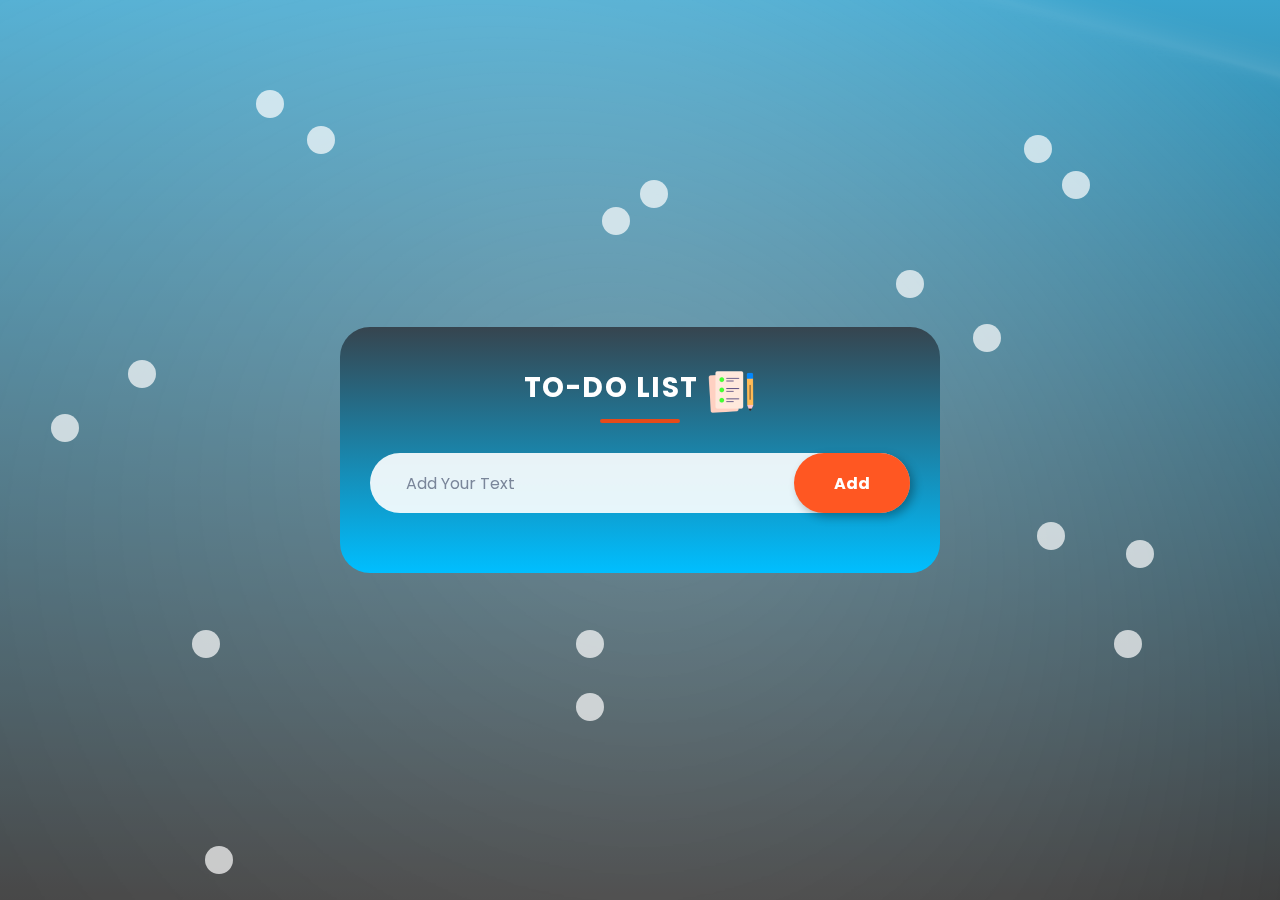
<file: to do list.html/index.html>
<!DOCTYPE html>
<html lang="en">
  <head>
    <meta charset="UTF-8" />
    <meta name="viewport" content="width=device-width, initial-scale=1.0" />
    <title>TO-DO LIST</title>
    <link rel="stylesheet" href="style.css" />
    <link rel="icon" href="done.png" type="image/x-icon" />
    <link
      href="https://fonts.googleapis.com/css2?family=Poppins:wght@300;400;600&display=swap"
      rel="stylesheet"
    />
  </head>
  <body>
    <div class="container">
      <div class="particles">
        <span style="top: 10%; left: 20%; animation-duration: 10s"></span>
        <span style="top: 20%; left: 50%; animation-duration: 12s"></span>
        <span style="top: 30%; left: 70%; animation-duration: 8s"></span>
        <span style="top: 40%; left: 10%; animation-duration: 15s"></span>
        <span style="top: 50%; left: 40%; animation-duration: 14s"></span>
        <span style="top: 60%; left: 30%; animation-duration: 14s"></span>
        <span style="top: 70%; left: 45%; animation-duration: 14s"></span>
        <span style="top: 70%; left: 15%; animation-duration: 14s"></span>
        <span style="top: 70%; left: 87%; animation-duration: 14s"></span>
        <span style="top: 19%; left: 83%; animation-duration: 9s"></span>
        <span style="top: 14%; left: 24%; animation-duration: 10s"></span>
        <span style="top: 23%; left: 47%; animation-duration: 12s"></span>
        <span style="top: 36%; left: 76%; animation-duration: 8s"></span>
        <span style="top: 46%; left: 4%; animation-duration: 15s"></span>
        <span style="top: 54%; left: 66%; animation-duration: 14s"></span>
        <span style="top: 60%; left: 88%; animation-duration: 14s"></span>
        <span style="top: 77%; left: 45%; animation-duration: 14s"></span>
        <span style="top: 94%; left: 16%; animation-duration: 14s"></span>
        <span style="top: 58%; left: 81%; animation-duration: 14s"></span>
        <span style="top: 15%; left: 80%; animation-duration: 9s"></span>
      </div>
      <div class="todo-app">
        <h2>To-Do List <img src="icon.png" /></h2>
        <div class="row">
          <input type="text" id="input-box" placeholder="Add Your Text" />
          <button onclick="addTask()">Add</button>
        </div>
        <ul id="list-container">
          <!-- <li class="checked">Task 1</li>
                <li>Task 2</li>
                <li>Task 3</li> -->
        </ul>
      </div>
    </div>
    <script src="index.js"></script>
  </body>
</html>
</file>
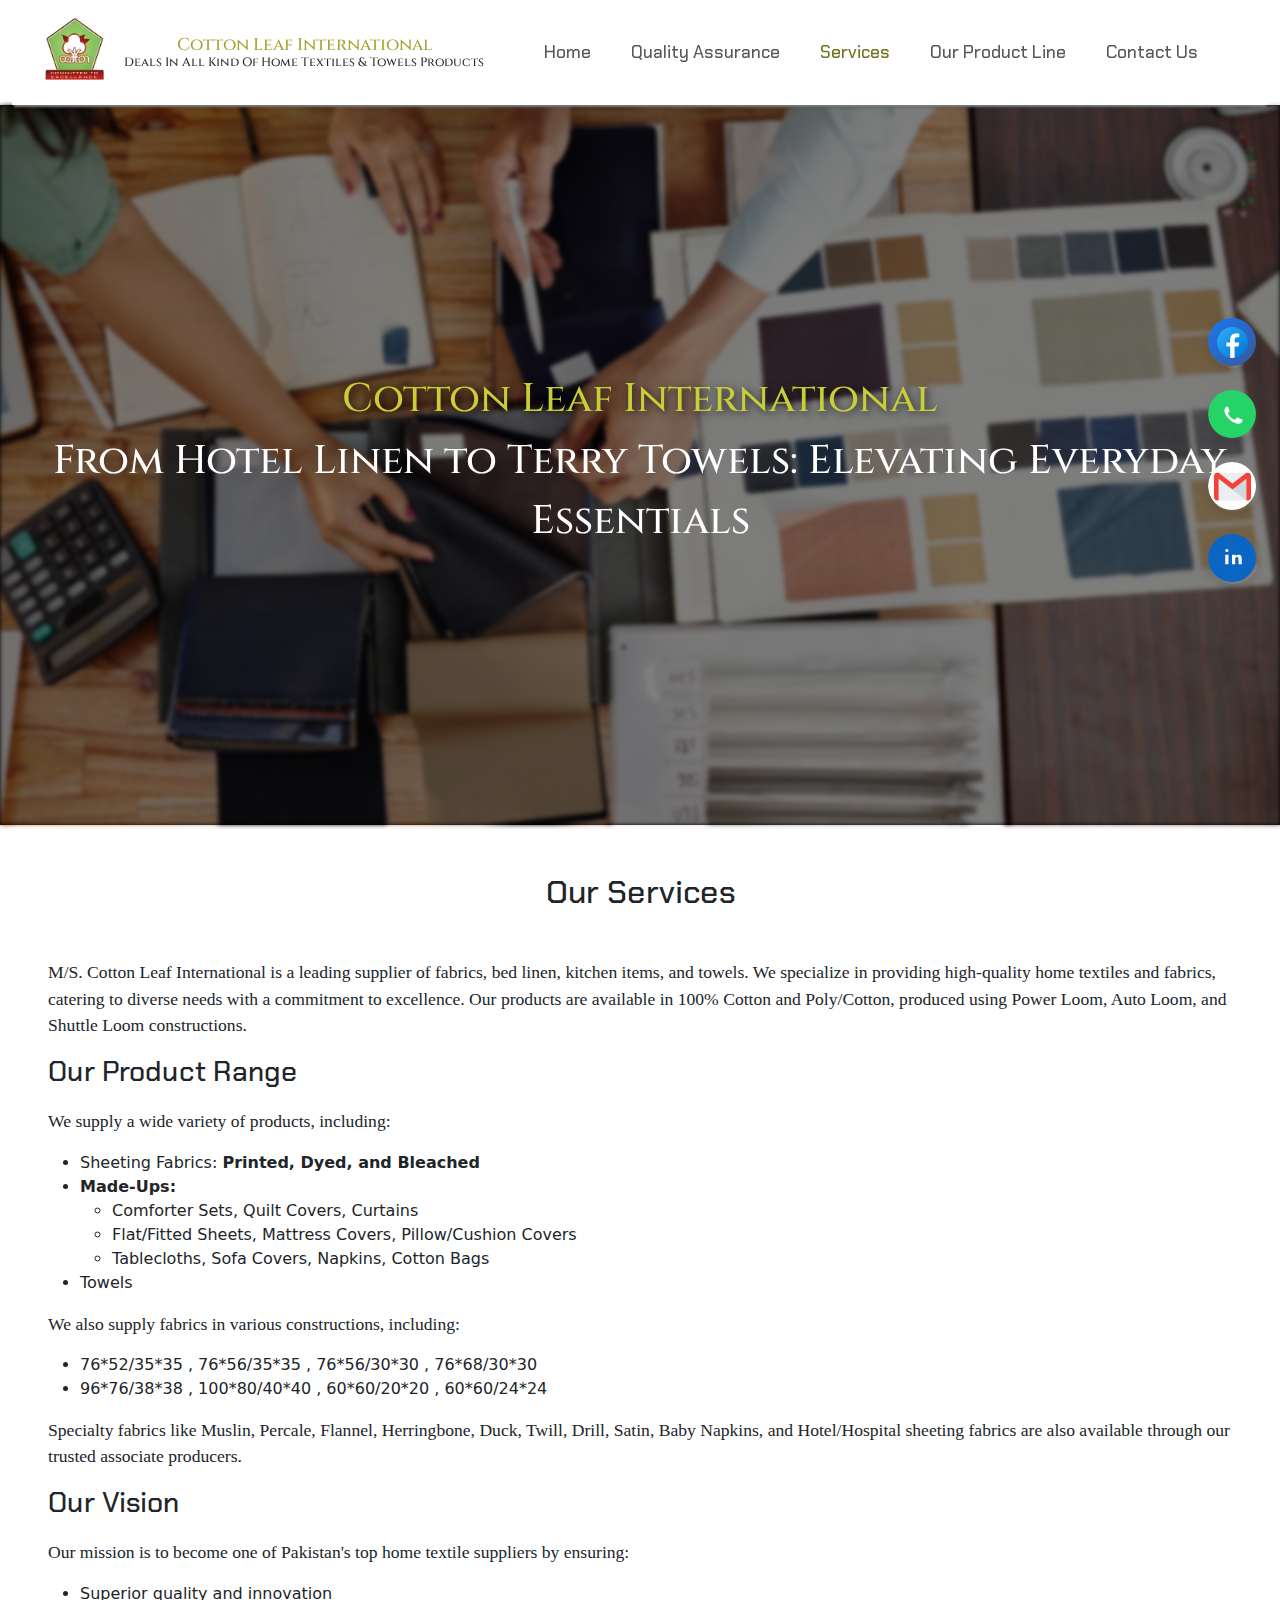
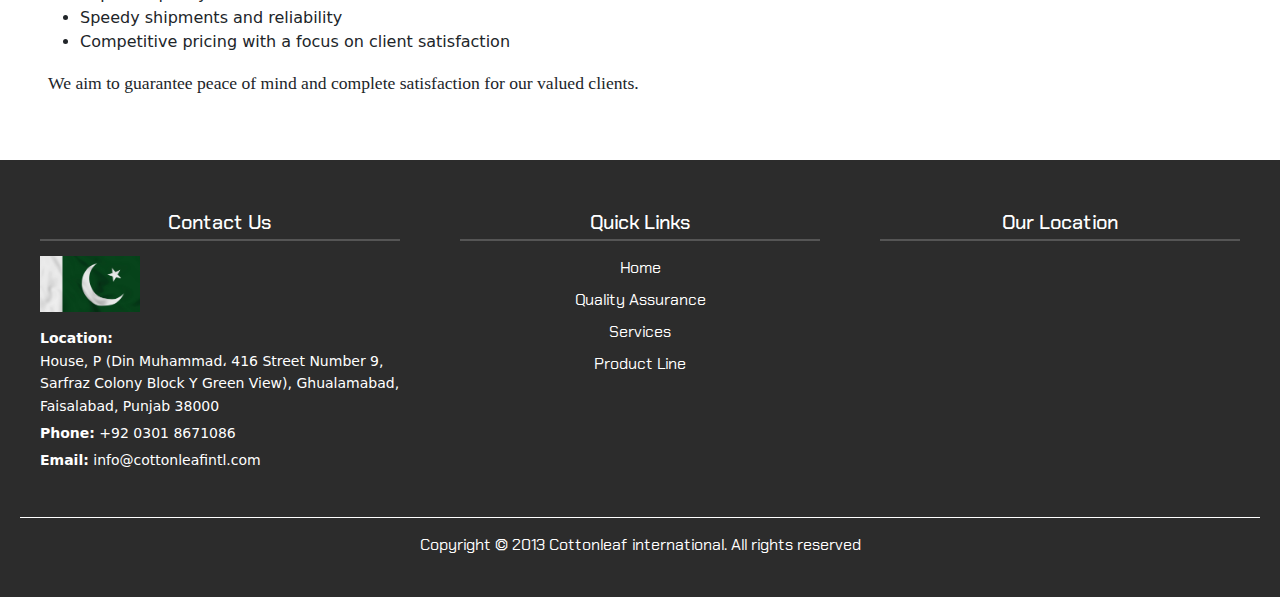
<file: CLI WEB/service.html>
<!DOCTYPE html>
<html lang="en">
  <head>
    <meta charset="UTF-8" />
    <meta name="viewport" content="width=device-width, initial-scale=1.0" />
    <title>
      Cotton Leaf International - Deals in all kind of Home Textiles & Towels
      Products
    </title>
    <!-- Latest compiled and minified CSS -->
    <link
      href="https://cdn.jsdelivr.net/npm/bootstrap@5.3.3/dist/css/bootstrap.min.css"
      rel="stylesheet"
    />
    <!-- Latest compiled JavaScript -->
    <script src="https://cdn.jsdelivr.net/npm/bootstrap@5.3.3/dist/js/bootstrap.bundle.min.js"></script>
    <link rel="preconnect" href="https://fonts.googleapis.com" />
    <link rel="preconnect" href="https://fonts.gstatic.com" crossorigin />
    <link
      href="https://fonts.googleapis.com/css2?family=Playfair+Display:wght@500&family=Raleway:wght@500&family=Montserrat:wght@500&family=Cinzel:wght@500&family=Poppins:wght@500&display=swap"
      rel="stylesheet"
    />
    <link
      href="https://fonts.googleapis.com/css2?family=Old+Standard+TT:ital,wght@0,400;0,700;1,400&family=Raleway:ital,wght@0,100..900;1,100..900&display=swap"
      rel="stylesheet"
    />
    <link
      href="https://fonts.googleapis.com/css2?family=Chakra+Petch:ital,wght@0,300;0,400;0,500;0,600;0,700;1,300;1,400;1,500;1,600;1,700&display=swap"
      rel="stylesheet"
    />

    <link rel="stylesheet" href="style.css" />
  </head>
  <body>
    <div class="floating-sidebar">
      <!-- Facebook Pika Pika chuuuuuuuu-->
      <div
        class="fltbtn-button"
        onclick="window.location.href = 'https://www.facebook.com/profile.php?id=100076926417321'"
      >
        <div class="fltbtn-icon fac">
          <svg xmlns="http://www.w3.org/2000/svg" viewBox="0 0 48 48">
            <linearGradient
              id="Ld6sqrtcxMyckEl6xeDdMa"
              x1="9.993"
              x2="40.615"
              y1="9.993"
              y2="40.615"
              gradientUnits="userSpaceOnUse"
            >
              <stop offset="0" stop-color="#2aa4f4" />
              <stop offset="1" stop-color="#007ad9" />
            </linearGradient>
            <path
              fill="url(#Ld6sqrtcxMyckEl6xeDdMa)"
              d="M24,4C12.954,4,4,12.954,4,24s8.954,20,20,20s20-8.954,20-20S35.046,4,24,4z"
            />
            <path
              fill="#fff"
              d="M26.707,29.301h5.176l0.813-5.258h-5.989v-2.874c0-2.184,0.714-4.121,2.757-4.121h3.283V12.46 c-0.577-0.078-1.797-0.248-4.102-0.248c-4.814,0-7.636,2.542-7.636,8.334v3.498H16.06v5.258h4.948v14.452 C21.988,43.9,22.981,44,24,44c0.921,0,1.82-0.084,2.707-0.204V29.301z"
            />
          </svg>
        </div>
        <span class="fltbtn-link">Facebook</span>
      </div>

      <!-- WhatsApp bery yum yummmmmmmmmmmmmmmmmmm -->
      <div
        class="fltbtn-button"
        onclick="window.location.href = 'https://wa.me/923018671086'"
      >
        <div class="fltbtn-icon whts">
          <svg xmlns="http://www.w3.org/2000/svg" viewBox="0 0 48 48">
            <circle cx="24" cy="24" r="24" fill="#25D366" />
            <path
              fill="#FFF"
              d="M34.6 29.8c-.6-.3-3.4-1.7-3.9-1.9-.5-.2-.9-.3-1.3.3-.4.6-1.5 1.9-1.8 2.3-.3.4-.7.5-1.2.2-.6-.3-2.5-.9-4.7-3-1.8-1.8-3-4-3.3-4.7-.3-.6-.1-1 .2-1.3.2-.3.6-.7.9-1 .3-.3.4-.6.6-1 .2-.4.1-.7 0-1-.1-.3-1.3-3-1.7-4.1-.4-.9-.7-1-1.3-1H17c-.4 0-1 .1-1.5.7-.5.6-2 2-2 4.9s2 5.7 2.3 6.2c.3.4 3.9 6.2 9.3 8.7 5.4 2.5 6.5 1.9 7.7 1.8 1.2-.1 3.3-1.3 3.7-2.6.5-1.3.5-2.4.4-2.6-.1-.2-.4-.3-1-.6z"
            />
          </svg>
        </div>
        <span class="fltbtn-link">WhatsApp</span>
      </div>
      <!-- INstagram moew moew moew ^^ -->
      <div
        class="fltbtn-button"
        onclick="window.location.href = 'mailto:example@example.com'"
      >
        <div class="fltbtn-icon ing gmail-icon">
          <svg
            xmlns="http://www.w3.org/2000/svg"
            xml:space="preserve"
            viewBox="0 0 16 16"
            id="gmail"
          >
            <path fill="#ECEFF1" d="M2 2h12v12H2z"></path>
            <path fill="#CFD8DC" d="M8 9.262 14 14V4.646z"></path>
            <path
              fill="#F44336"
              d="M14.5 2H14L8 6.738 2 2h-.5A1.5 1.5 0 0 0 0 3.5v9A1.5 1.5 0 0 0 1.5 14H2V4.646l6 4.615 6-4.616V14h.5a1.5 1.5 0 0 0 1.5-1.5v-9A1.5 1.5 0 0 0 14.5 2z"
            ></path>
          </svg>
        </div>
        <span class="fltbtn-link">Gmail</span>
      </div>

      <!-- LinkedIn  work work and workkk-->
      <div
        class="fltbtn-button"
        onclick="location.href = 'https://pk.linkedin.com/company/cotton-leaf-international-pvt-ltd.'"
      >
        <div class="fltbtn-icon linkdin">
          <svg xmlns="http://www.w3.org/2000/svg" viewBox="0 0 48 48">
            <circle cx="24" cy="24" r="24" fill="#0A66C2" />
            <path
              fill="#FFF"
              d="M14.6 19.2h4.2v12.3h-4.2zM16.7 15.7c1.2 0 2.1-.9 2.1-2s-.9-2.1-2.1-2.1-2.1.9-2.1 2.1c0 1.1.9 2 2.1 2zm7.4 3.5h4v1.6h.1c.5-.9 1.6-1.8 3.4-1.8 3.7 0 4.4 2.5 4.4 5.7v6.7h-4.2v-5.9c0-1.4-.1-3.3-2-3.3-2 0-2.3 1.6-2.3 3.2v6h-4.2v-12.3z"
            />
          </svg>
        </div>
        <span class="fltbtn-link">LinkedIn</span>
      </div>
    </div>
    <!-- Header Section -->

    <header id="details_home">
      <div class="container-fluid" style="background-color: white">
        <nav class="navbar navbar-expand-lg">
          <div
            class="container-fluid d-flex justify-content-between align-items-center"
          >
            <!-- Navbar Toggler Button for small screens -->
            <button
              class="navbar-toggler d-lg-none"
              type="button"
              data-bs-toggle="collapse"
              data-bs-target="#navbarTogglerDemo02"
              aria-controls="navbarTogglerDemo02"
              aria-expanded="false"
              aria-label="Toggle navigation"
            >
              <span class="navbar-toggler-icon"></span>
            </button>

            <!-- Logo Section: Title and logo (title before logo) -->
            <a
              class="navbar-brand d-flex align-items-center"
              href="#"
              style="text-decoration: none; color: inherit"
            >
              <img
                src="image/images.png"
                class="img-fluid logo-img"
                alt="Cotton Leaf International Logo"
                width="75"
                height="75"
              />
              <div class="logo-text">
                <span class="cli_top">Cotton Leaf International</span>
                <span class="tagline">
                  Deals In All Kind Of Home Textiles & Towels Products
                </span>
              </div>
            </a>

            <!-- Navbar Links -->
            <div
              class="collapse navbar-collapse justify-content-center"
              id="navbarTogglerDemo02"
            >
              <ul class="navbar-nav mb-2 mb-lg-0" style="gap: 1.5rem">
                <li class="nav-item">
                  <a class="nav-link" href="index.html">Home</a>
                </li>
                <li class="nav-item">
                  <a class="nav-link" href="index.html#quality_assurance"
                    >Quality Assurance</a
                  >
                </li>
                <li class="nav-item">
                  <a
                    class="nav-link"
                    class="nav-link active"
                    style="color: #747622"
                    aria-current="page"
                    href="service.html#services"
                    >Services</a
                  >
                </li>

                <li class="nav-item">
                  <a class="nav-link" href="productline.html"
                    >Our Product Line</a
                  >
                </li>
                <li class="nav-item">
                  <a class="nav-link" href="#contactus">Contact Us</a>
                </li>
              </ul>
            </div>
          </div>
        </nav>
      </div>
    </header>

    <!-- main section  -->
    <main>
      <div class="cli_container">
        <div class="cli_header">
          <h1>Cotton Leaf International</h1>
          <p>From Hotel Linen to Terry Towels: Elevating Everyday Essentials</p>
        </div>
      </div>
    </main>

    <!-- Service Section -->
    <section class="m-5" id="services">
      <div class="row">
        <div class="col-md-12 service_section">
          <h2 class="text-center mb-5 service-head">Our Services</h2>
          <article class="service_content">
            <p>
              M/S. Cotton Leaf International is a leading supplier of fabrics,
              bed linen, kitchen items, and towels. We specialize in providing
              high-quality home textiles and fabrics, catering to diverse needs
              with a commitment to excellence. Our products are available in
              100% Cotton and Poly/Cotton, produced using Power Loom, Auto Loom,
              and Shuttle Loom constructions.
            </p>
            <h3>Our Product Range</h3>
            <p>We supply a wide variety of products, including:</p>
            <ul>
              <li>
                Sheeting Fabrics: <strong>Printed, Dyed, and Bleached</strong>
              </li>
              <li>
                <strong>Made-Ups:</strong>
                <ul>
                  <li>Comforter Sets, Quilt Covers, Curtains</li>
                  <li>
                    Flat/Fitted Sheets, Mattress Covers, Pillow/Cushion Covers
                  </li>
                  <li>Tablecloths, Sofa Covers, Napkins, Cotton Bags</li>
                </ul>
              </li>
              <li>Towels</li>
            </ul>
            <p>We also supply fabrics in various constructions, including:</p>
            <ul>
              <li>76*52/35*35 , 76*56/35*35 , 76*56/30*30 , 76*68/30*30</li>
              <li>96*76/38*38 , 100*80/40*40 , 60*60/20*20 , 60*60/24*24</li>
            </ul>
            <p>
              Specialty fabrics like Muslin, Percale, Flannel, Herringbone,
              Duck, Twill, Drill, Satin, Baby Napkins, and Hotel/Hospital
              sheeting fabrics are also available through our trusted associate
              producers.
            </p>
            <h3>Our Vision</h3>
            <p>
              Our mission is to become one of Pakistan's top home textile
              suppliers by ensuring:
            </p>
            <ul>
              <li>Superior quality and innovation</li>
              <li>Speedy shipments and reliability</li>
              <li>Competitive pricing with a focus on client satisfaction</li>
            </ul>
            <p>
              We aim to guarantee peace of mind and complete satisfaction for
              our valued clients.
            </p>
          </article>
        </div>
      </div>
    </section>

    <!-- footer section  -->

    <footer id="contactus" style="background-color: #2c2c2c; color: white; padding: 40px 20px">
      <div class="footer-container">
        <!-- Contact Us Section -->
        <div class="footer-section">
          <h3>Contact Us</h3>
          <img
            src="image/islamic-republic-of-pakistan-realistic-waving-flag-smooth-seamless-loop-4k-free-video.jpg"
            alt="Pakistan Flag"
            class="img-fluid"
            style="width: 100px; margin-bottom: 10px"
          />
          <p>
            <strong>Location:</strong> <br />
            House, P (Din Muhammad، 416 Street Number 9, Sarfraz Colony Block Y
            Green View), Ghualamabad, Faisalabad, Punjab 38000
          </p>
          <p><strong>Phone:</strong> +92 0301 8671086</p>
          <p><strong>Email:</strong> info@cottonleafintl.com</p>
        </div>

        <!-- Links Section -->
        <div class="footer-section">
          <h3>Quick Links</h3>
          <ul style="list-style: none; padding: 0; margin: 0">
            <li>
              <a href="index.html#details_home">Home</a>
            </li>
            <li>
              <a href="index.html#quality_assurance">Quality Assurance</a>
            </li>
            <li>
              <a href="service.html">Services</a>
            </li>
            <li>
              <a href="productline.html">Product Line</a>
            </li>
          </ul>
        </div>

        <!-- Google Map Section -->
        <div class="footer-section">
          <h3>Our Location</h3>
          <iframe
            src="https://www.google.com/maps/embed?pb=!1m18!1m12!1m3!1d1416.3722217192478!2d73.1235429466431!3d31.41557314756683!2m3!1f0!2f0!3f0!3m2!1i1024!2i768!4f13.1!3m3!1m2!1s0x39226963acac98b5%3A0xb537a69d181c8bef!2sCotton%20Leaf%20International%20-%20Textile%20Made%20ups%20and%20Towels!5e0!3m2!1sen!2s!4v1736940071713!5m2!1sen!2s"
            width="100%"
            height="180"
            frameborder="0"
            style="border: 0; border-radius: 8px"
            allowfullscreen=""
            loading="lazy"
            referrerpolicy="no-referrer-when-downgrade"
          >
          </iframe>
        </div>
      </div>

      <!-- Copyright Row -->
      <div
        style="
          text-align: center;
          margin-top: 30px;
          border-top: 1px solid white;
          padding-top: 15px;
        "
      >
        <p class="footer_last_p">
          Copyright © 2013 Cottonleaf international. All rights reserved
        </p>
      </div>
    </footer>
  </body>
</html>
</file>
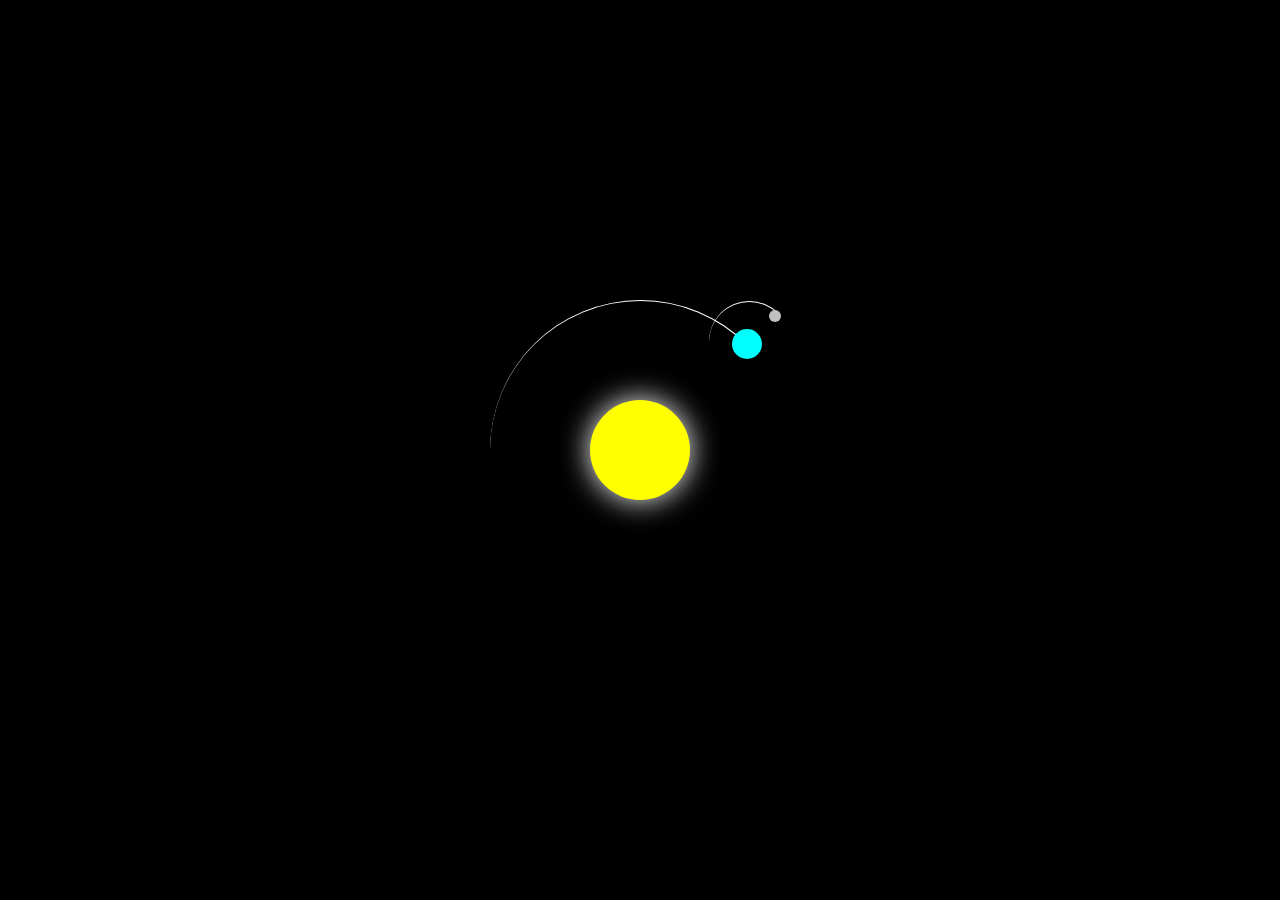
<file: elitetextile.us product page/idk.html>
<!DOCTYPE html>
<html lang="en">
<head>
    <meta charset="UTF-8">
    <meta name="viewport" content="width=device-width, initial-scale=1.0">
    <title>Document</title>
</head>
<style>
    body{
        margin: 0;
        height: 100vh;
        display: flex;
        align-items:center ;
        justify-content: center;
        background-color: black;
        overflow: hidden;
    }
    .container{
        font-size: 10px;
        width: 40em;
        height: 40em;
        position: relative;
    }
    .sun{
        position: absolute;
        top: 15em;
        left: 15em;
        width: 10em;
        height: 10em;
        background-color: yellow;
        border-radius: 50%;
        box-shadow: 0 0 3em white;

    }
    .earth, .moon{
        position: absolute;
        border-style: solid;
        border-color: white transparent transparent transparent;
border-width: 0.1em 0.1em 0 0 ;
border-radius: 50%;    
}
.earth{
     top: -10em;
     left:-10em;
     width: 30em;
     height: 30em;
     animation: orbit 36.5s linear infinite;
}
.moon{
    top: 0;
    right: 0;
    width: 8em;
    height: 8em;
    animation: orbit 2.7s linear infinite;
}
.earth::before , .moon::before{
    content: '';
    position: absolute;
    border-radius: 50%;
}
.earth::before{
    top: 2.8em;
    right: 2.8em;
    width: 3em;
    height: 3em;
    background-color: aqua;
}
.moon::before{
    top: 0.8em;
    right: 0.8em;
    width: 1.2em;
    height: 1.2em;
    background-color: silver;
}
@keyframes orbit {
    to {
        transform: rotate(360deg);
    }
    
}
    
</style>


<body>
    <div class="container" >
        <div class="sun">
            <div class="earth">
                <div class="moon"></div>
            </div>
        </div>

    </div>

</body>
</html>
</file>
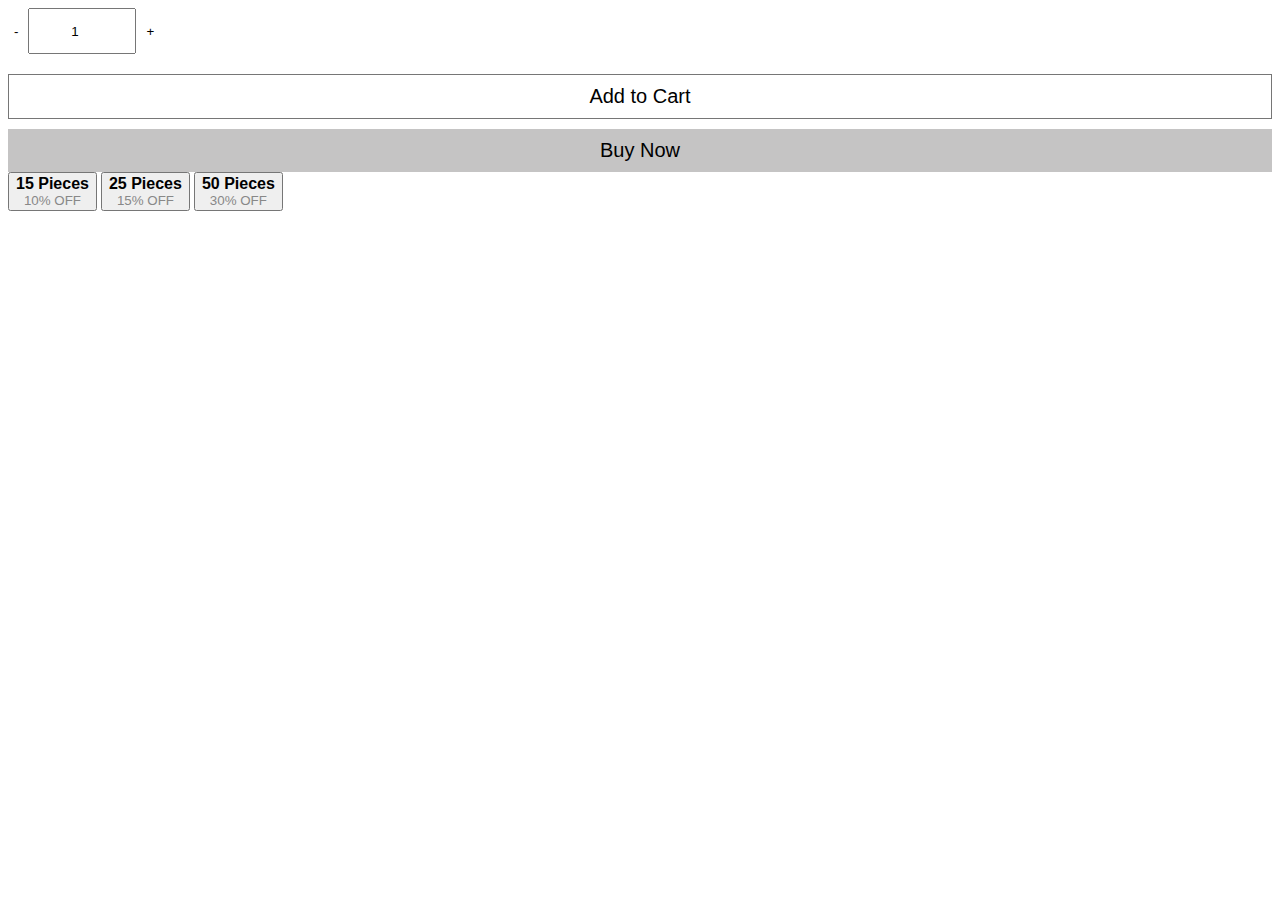
<file: elitetextile.us product page/jj.html>
<!DOCTYPE html>
<html lang="en">
<head>
    <meta charset="UTF-8">
    <meta name="viewport" content="width=device-width, initial-scale=1.0">
    <title>Document</title>
</head>
<style>

.cart-buttons {
    display: flex;
    flex-direction: column;
    gap: 10px;
    margin-top: 20px;
}

.cart-buttons button {
    padding: 10px;
    cursor: pointer;
    /* border: none; */
    /* background: #007bff; */
    /* color: black; */
    font-size: 20px;
}

.buyNow {
    background-color: rgb(197, 196, 196);
    color: black;
    border: none;
    transition: 0.3s ease;
    font-family: sans-serif;
}

.buyNow:hover {
    background-color: black;
    color: white;
}

.addToCart {
    background-color: transparent;
    color: black;
    border: 1px solid rgb(118, 118, 118);
    transition: 0.3s ease;
    font-family: sans-serif;
}

.addToCart:hover {
    background-color: black;
    color: white;
}

.cart-drawer {
    position: fixed;
    top: 0;
    right: -100%;
    width: 500px;
    height: 100%;
    background: #fff;
    border-left: 1px solid #ccc;
    box-shadow: -3px 0 5px rgba(0, 0, 0, 0.1);
    display: flex;
    flex-direction: column;
    /* Makes the drawer a column layout */
    overflow-y: auto;
    transition: right 0.5s;
}

.cart-drawer.open {
    right: 0;
}

.cart-drawer-header {
    padding: 15px;
    font-weight: bold;
    border-bottom: 1px solid #ccc;
}



.cart-checkout {
    /* border-top: 1px solid #ddd; Separates from cart items */
    padding: 15px;
    background: #fff;
}

.cart-item-container {
    flex-grow: 1;
    /* Allows cart items to take up space */
    overflow-y: auto;
    /* Enables scrolling if items exceed drawer height */
    /* padding: 5px; */
}

.cart-item {
    /* padding: 15px; */
    display: flex;
    gap: 15px;
    align-items: center;
    display: flex;
    /* border-bottom: 1px solid #ddd;/ */

}

.cart-item img {

    /* height: auto; */
    width: 100px;
    height: 100px;
    object-fit: cover;
    object-position: center;
    border: 1px solid #ccc;
    border-radius: 5px;

}

.cart-item-details {
    flex-grow: 1;
}

.cart-item-actions {
    display: flex;
    gap: 5px;
}

.product-title {
    font-size: 16px;
    font-weight: bold;
}

.price {
    display: flex;
    align-items: center;
    gap: 8px;
    font-size: 16px;
}

.original-price {
    text-decoration: line-through;
    color: #888;
}

.discounted-price {
    font-weight: bold;
    color: #000;
}

.discount-text {
    color: green;
    font-size: 14px;
}

.cart-item-actions {
    display: flex;


}

.quantity {
    display: flex;
    justify-content: center;
    align-items: center;
    border: 1px solid #ccc;
    width: 40px;
    height: 40px;
    border-left: none;
    border-right: none;
    margin-left: 0;
    margin-right: 0;
}

.qty-dec-btn {
    display: flex;
    justify-content: center;
    align-items: center;
    border: 1px solid #ccc;
    width: 40px;
    cursor: pointer;
    background: transparent;
    border-right: none;
    margin-right: -5px;
}

.qty-inc-btn {
    display: flex;
    justify-content: center;
    align-items: center;
    border: 1px solid #ccc;
    width: 40px;
    cursor: pointer;
    background: transparent;
    border-left: none;
    margin-left: -5px;
}

.qty-inc-btn:hover {
    color: white;
    background-color: #000;

}
.qty-dec-btn:hover {
    color: white;
    background-color: #000;
}

.delete-btn {
    background: none;
    border: none;
    cursor: pointer;
    font-size: 20px;
    color: red;
}


textarea {
    padding-left: 10px;
    align-content: center;
}


</style>
<body>
    <div class="add-to-cart">

        <!-- Quantity Selector -->
        <div class="quantity-selector">
            <button id="decrement" style="border: none; background: transparent;">-</button>
            <input id="quantity" type="number" value="1" min="1"
                style="width: 100px;  text-align: center; height: 40px;">
            <button id="increment" style="border: none; background: transparent;">+</button>
        </div>

        <!-- Cart Buttons -->
        <div class="cart-buttons">
            <button id="addToCart" class="addToCart">Add to Cart</button>
            <button id="buyNow" class="buyNow">Buy Now</button>
        </div>

        <!-- Bulk Purchase Options -->
        <div class="bulk-options">
            <button> <span style="font-size: larger; font-weight: bold;">15 Pieces</span> <br> <span
                    style="color: #888;">10% OFF</span></button>
            <button><span style="font-size: larger; font-weight: bold;">25 Pieces</span> <br> <span
                    style="color: #888;">15% OFF</span></button>
            <button><span style="font-size: larger; font-weight: bold;">50 Pieces</span> <br> <span
                    style="color: #888;">30% OFF</span></button>
        </div>


          </div>






<script>
 const quantityInput = document.getElementById('quantity');
const incrementBtn = document.getElementById('increment');
const decrementBtn = document.getElementById('decrement');
const addToCartBtn = document.getElementById('addToCart');
const viewCartBtn = document.getElementById('viewCart'); // New "View Cart" button
const cartDrawer = document.getElementById('cartDrawer');
const cartItems = document.getElementById('cartItem');
const subtotalElement = document.getElementById('subtotal');
const productTitle = document.querySelector('.product-title').textContent;
const productPrice = 29; // Base price of the product
let cart = []; // To store cart items

// Quantity increment and decrement logic
incrementBtn.addEventListener('click', (e) => {
    e.stopPropagation(); // Prevent cart from closing
    quantityInput.value = parseInt(quantityInput.value) + 1;
});

decrementBtn.addEventListener('click', (e) => {
    e.stopPropagation(); // Prevent cart from closing
    if (parseInt(quantityInput.value) > 1) {
        quantityInput.value = parseInt(quantityInput.value) - 1;
    }
});

// Add to Cart logic
addToCartBtn.addEventListener('click', (e) => {
    e.stopPropagation(); // Prevent cart from closing

    let selectedColor = document.querySelector('input[name="color"]:checked')?.value || 'black'; // Default to black
    let selectedLength = document.querySelector('input[name="length"]:checked')?.value || 'None';
    let quantity = parseInt(quantityInput.value);

    const product = {
        title: productTitle,
        color: selectedColor,
        length: selectedLength,
        quantity: quantity,
        price: productPrice * quantity,
    };

    // Add product to cart
    cart.push(product);
    renderCart();

    // Open the cart drawer
    cartDrawer.classList.add('open');
});

// View Cart button logic
viewCartBtn.addEventListener('click', () => {
    // Open the cart drawer when "View Cart" is clicked
    cartDrawer.classList.add('open');
});

// Render Cart Items
function renderCart() {
    const cartItems = document.getElementById('cartItem');
    const subtotalElement = document.getElementById('subtotalElement'); // Ensure this exists

    if (!cartItems) {
        console.error("❌ Element with id 'cartItem' not found!");
        return;
    }

    if (!subtotalElement) {
        console.error("❌ Element with id 'subtotalElement' not found! Make sure it's in the HTML.");
        return;
    }

    cartItems.innerHTML = ''; // Clear previous items
    let subtotal = 0;

    cart.forEach((item, index) => {
        if (!item.price || !item.quantity) {
            console.error(`⚠ Missing price or quantity for item, item`);
            return;
        }

        const price = item.price || 0;
        const originalPrice = item.originalPrice || price;
        subtotal += price * item.quantity;

        const cartItem = document.createElement('div');
        cartItem.classList.add('cart-item');

        cartItem.innerHTML = `
            <img src="img/${item.color}-19.jpg" alt="${item.color} Product Image" class="cart-item-img">
            <div class="cart-item-details">
                <p class="product-title">${item.title} - <span class="product-color">${item.color}</span>, 
                    <span class="product-size">${item.length}</span>
                </p>
                <p class="price">
                    <del class="original-price">$${originalPrice.toFixed(2)}</del>
                    <strong class="discounted-price">$${price.toFixed(2)}</strong>
                </p>
                <p class="discount-text">(Save 42%)</p>
            </div>
            <div class="cart-item-actions">
                <button class="qty-dec-btn" onclick="decrementCartItem(${index}, event)">-</button>
                <span class="quantity">${item.quantity}</span>
                <button class="qty-inc-btn" onclick="incrementCartItem(${index}, event)">+</button>
            </div>
            <button class="delete-btn" onclick="deleteCartItem(${index}, event)">&#128465;</button>
        `;

        cartItems.appendChild(cartItem);
    });

    // ✅ Only update subtotal if element exists
    subtotalElement.textContent = `Subtotal - $${subtotal.toFixed(2)}`;
}

// Increment cart item quantity
function incrementCartItem(index, event) {
    event.stopPropagation(); // Prevent cart from closing
    cart[index].quantity++;
    cart[index].price = productPrice * cart[index].quantity;
    renderCart();
}

// Decrement cart item quantity
function decrementCartItem(index, event) {
    event.stopPropagation(); // Prevent cart from closing
    if (cart[index].quantity > 1) {
        cart[index].quantity--;
        cart[index].price = productPrice * cart[index].quantity;
        renderCart();
    }
}

// Delete cart item
function deleteCartItem(index, event) {
    event.stopPropagation(); // Prevent cart from closing
    cart.splice(index, 1);
    renderCart();
}

// Close Cart Drawer only when clicking outside
document.addEventListener('click', (e) => {
    if (!cartDrawer.contains(e.target) && !addToCartBtn.contains(e.target) && !viewCartBtn.contains(e.target)) {
        cartDrawer.classList.remove('open');
    }
});



</script>
</body>
</html>
</file>
<file: 2024 Tipa Haus Books. Project Web/index.css>
body {
    font-family: 'Poppins', sans-serif;
    line-height: 1.6;
    margin: 0;
    padding: 0;
  }

  .navbar-brand img {
    margin-left: 20px;
  }
  .navbar-nav .nav-link {
    color: #333 !important;
    font-size: 1.1rem;
    font-weight: 500;
    transition: color 0.3s ease;
  }
  .navbar-nav .nav-link:hover {
    color: #ffffff !important; 
  }

.carousel-card {
    max-width: 200px; 
    max-height: 300px; 
    margin: 0 auto; 
    transition: transform 0.3s ease-in-out; 
  }
  
  .carousel-card-img-top {
    max-height: 150px; 
    object-fit: cover; 
  }
  
  .carousel-card-body {
    padding: 10px;
  }
  
  .carousel-card-title {
    font-size: 1rem; 
  }
  
  .carousel-card-text {
    font-size: 0.85rem; 
  }
  
  .carousel-card .btn {
    font-size: 0.8rem; 
  }
  
  .card {
    border: none;
    box-shadow: 0 4px 6px rgba(0, 0, 0, 0.1); 
    height: 570px;
    outline: none;
    transition: transform 0.3s ease, box-shadow 0.3s ease;
  }
  .card:hover {
    transform: translateY(-5px); 
    box-shadow: 0 8px 15px rgba(0, 0, 0, 0.2); 
  }
 
  .card-title {
    outline: none;
    border: none;
    color: #f7941d; 
    font-weight: 700;
  }
  .card-img-top{
    outline: none;
    height: 250px;
    object-fit: contain;
  }
  .btn-primary {
    background-color: #f7941d; 
    border: none;
    transition: background-color 0.3s ease;
  }
  .btn-primary:hover {
    background-color: #d67a1a; 
  }

  section {
    padding: 3rem 0;
  }

.footer-section {
    background-color: #333;
    color: #fff;
    padding: 40px 20px;
  }
  
  .footer-container {
    display: flex;
    justify-content: space-between;
    max-width: 1200px;
    margin: 0 auto;
  }
  
  .footer-column {
    flex: 1;
    padding: 10px;
  }
  
  .footer-column h4 {
    color: #f7941d;
    font-size: 1.2rem;
    margin-bottom: 10px;
  }
  
  .footer-column p, .footer-column a {
    font-size: 0.9rem;
    color: #fff;
    text-decoration: none;
  }
  
  .footer-column a:hover {
    text-decoration: underline;
  }
  
  .footer-column a.social-link {
    display: block;
    margin-bottom: 8px;
  }
  
  /* Specific column alignment */
  .left-column {
    text-align: left;
  }
  
  .center-column {
    text-align: center;
  }
  
  .right-column {
    text-align: left;
  }
  
  /* Footer Bottom */
  .footer-bottom {
    text-align: center;
    margin-top: 20px;
    font-size: 0.85rem;
  }
  
  .footer-bottom a {
    color: #fff;
    text-decoration: none;
    margin: 0 10px;
  }
  
  .footer-bottom a:hover {
    text-decoration: underline;
  }
  
  /* Responsive Layout */
  @media (max-width: 768px) {
    .footer-container {
      flex-direction: column;
      text-align: center;
    }
  
    .footer-column {
      margin-bottom: 20px;
    }
  }
  @media (max-width: 1200px) {
    .card {
      height: auto;
    }
  }
  
  @media (max-width: 992px) {
    .carousel-card {
      max-width: 180px;
      max-height: 280px;
    }
  }
  
  @media (max-width: 768px) {
    .navbar-nav .nav-link {
      font-size: 1rem;
    }
  
    .carousel-card {
      max-width: 160px;
      max-height: 260px;
    }
  
    .card {
      height: auto;
      margin-bottom: 20px;
    }
  
    .card-img-top {
      height: 200px;
    }
  
    .footer-container {
      flex-direction: column;
      text-align: center;
    }
  
    .footer-column {
      margin-bottom: 20px;
      text-align: center;
    }
  
    .left-column,
    .center-column,
    .right-column {
      text-align: center;
    }
  }
  
  @media (max-width: 576px) {
    .carousel-card {
      max-width: 100%;
      max-height: none;
    }
  
    .carousel-card-img-top {
      height: 140px;
    }
  
    .card-img-top {
      height: 180px;
    }
  
    .card-title {
      font-size: 1rem;
    }
  
    .carousel-card-text,
    .carousel-card-title {
      font-size: 0.75rem;
    }
  
    .btn,
    .btn-primary {
      font-size: 0.75rem;
      padding: 6px 12px;
    }
  }
  
  @media (max-width: 400px) {
    .navbar-nav .nav-link {
      font-size: 0.95rem;
    }
    .footer-section{
      text-align: center;
    }
  
    .footer-bottom {
      font-size: 0.75rem;
    }
  
    .footer-column h4 {
      font-size: 1rem;
    }
  
    .footer-column p,
    .footer-column a {
      font-size: 0.8rem;
    }
  }
</file>
<file: calculator/style.css>
body {
  margin: 0;
  display: flex;
  justify-content: center;
  align-items: center;
  height: 100vh;
  background-color: #222831;
  background-image: radial-gradient(circle, #393e46 1px, transparent 1px);
  background-size: 25px 25px;
  font-family: "Arial", Helvetica, sans-serif;
  position: relative;
  overflow: hidden;
}

/* Glowing background shapes */
body::before,
body::after {
  content: '';
  position: absolute;
  border-radius: 50%;
  animation: moveShapes 10s infinite alternate ease-in-out;
  filter: blur(50px);
  mix-blend-mode: screen;
}

body::before {
  width: 350px;
  height: 350px;
  top: -100px;
  left: -120px;
  background: radial-gradient(circle, rgba(142, 197, 252, 0.7), rgba(0, 0, 0, 0));
}

body::after {
  width: 450px;
  height: 450px;
  bottom: -150px;
  right: -150px;
  background: radial-gradient(circle, rgba(255, 183, 178, 0.7), rgba(0, 0, 0, 0));
}

@keyframes moveShapes {
  0% {
    transform: translate(0, 0);
  }
  100% {
    transform: translate(25px, 25px);
  }
}

#calculator {
  background: #2b3036;
  border-radius: 30px;
  box-shadow: 
    10px 10px 25px rgba(0, 0, 0, 0.7), 
    -10px -10px 25px rgba(255, 255, 255, 0.05);
  padding: 30px;
  max-width: 420px;
  position: relative;
  display: flex;
  flex-direction: column;
  align-items: center;
  z-index: 999;
}

/* Calculator display */
#display {
  width: 92%;
  padding: 20px;
  font-size: 2.8rem;
  text-align: right;
  border: none;
  background: linear-gradient(145deg, #23272c, #1d2126);
  color: #f5f5f5;
  border-radius: 15px;
  box-shadow: 
    inset 5px 5px 15px rgba(0, 0, 0, 0.5), 
    inset -5px -5px 15px rgba(255, 255, 255, 0.05);
  margin-bottom: 20px;
  z-index: 9999;
}

#display:focus {
  outline: none;
  box-shadow: 0 0 15px rgba(88, 193, 208, 0.8);
  transform: scale(1.02);
}

/* Button grid */
#keys {
  display: grid;
  grid-template-columns: repeat(4, 1fr);
  gap: 20px;
  z-index: 9999;
}

/* 3D Buttons */
button {
  width: 80px;
  height: 80px;
  border-radius: 15px;
  border: none;
  background: linear-gradient(145deg, #3b4149, #292e34);
  color: #ffffff;
  font-size: 1.5rem;
  font-weight: bold;
  cursor: pointer;
  box-shadow: 
    6px 6px 12px rgba(0, 0, 0, 0.6), 
    -6px -6px 12px rgba(255, 255, 255, 0.05);
  transition: all 0.2s ease;
}

button:hover {
  transform: translateY(-3px);
  box-shadow: 
    6px 6px 12px rgba(0, 0, 0, 0.4), 
    -6px -6px 12px rgba(255, 255, 255, 0.1);
}

button:active {
  background: linear-gradient(145deg, #292e34, #3b4149);
  box-shadow: 
    inset 6px 6px 8px rgba(0, 0, 0, 0.6), 
    inset -6px -6px 8px rgba(255, 255, 255, 0.05);
  transform: translateY(4px);
}

/* Operator buttons with distinct style */
.operator-btn {
  background: linear-gradient(145deg, #7ca8b6, #60808e);
  color: #ffffff;
  box-shadow: 
    6px 6px 12px rgba(0, 0, 0, 0.6), 
    -6px -6px 12px rgba(255, 255, 255, 0.05);
}

.operator-btn:hover {
  background: linear-gradient(145deg, #88b3c2, #688f9f);
  transform: translateY(-3px);
  box-shadow: 
    6px 6px 12px rgba(0, 0, 0, 0.4), 
    -6px -6px 12px rgba(255, 255, 255, 0.1);
}

.operator-btn:active {
  background: linear-gradient(145deg, #60808e, #7ca8b6);
  box-shadow: 
    inset 6px 6px 8px rgba(0, 0, 0, 0.6), 
    inset -6px -6px 8px rgba(255, 255, 255, 0.05);
  transform: translateY(4px);
}

/* Cat paw button (fun addition) */
.cat-paw {
  background: linear-gradient(145deg, #d39a8c, #b38076);
  width: 80px;
  height: 80px;
  display: flex;
  align-items: center;
  justify-content: center;
  border-radius: 15px;
  box-shadow: 
    6px 6px 12px rgba(0, 0, 0, 0.6), 
    -6px -6px 12px rgba(255, 255, 255, 0.05);
  animation: pawBounce 2.5s infinite;
}

.cat-paw:hover {
  transform: scale(1.1);
  box-shadow: 
    6px 6px 12px rgba(0, 0, 0, 0.4), 
    -6px -6px 12px rgba(255, 255, 255, 0.1);
}

.cat-paw img {
  width: 50px;
  height: 50px;
}

.cat-peek {
  position: absolute;
  scale: 40%;
  opacity: 0;
  animation: peek 11s infinite;
}

.top-left {
  top: -120px;
  left: -120px;
  rotate: 180deg;
}

.top-right {
  top: -120px;
  right: -120px;
  rotate: 180deg;
}

.bottom-left {
  bottom: -121px;
  left: -120px;
}

.bottom-right {
  bottom: -121px;
  right: -120px;
}

@keyframes pawBounce {
  0%, 100% {
    transform: translateY(0);
  }
  50% {
    transform: translateY(-8px);
  }
}

@keyframes peek {
  0%, 100% {
    opacity: 0;
  }
  25%, 75% {
    opacity: 1;
    transform: translateY(-10px);
  }
}

/* Media Queries for Responsiveness */
@media (max-width: 768px) {
  #calculator {
    padding: 20px;
    max-width: 90%;
  }

  #display {
    font-size: 2.2rem;
  }

  #keys {
    gap: 15px;
  }

  button {
    width: 60px;
    height: 60px;
    font-size: 1.2rem;
  }

  /* Hide the cat paw animation and the peek effect */
  .cat-paw {
    animation: none;
    width: 60px;
    height: 60px;
    font-size: 1.2rem;
  }

  .cat-peek {
    opacity: 0;
  }

  /* Hide positions of the glowing shapes */
  .bottom-left, .bottom-right, .top-left, .top-right {
    display: none;
  }
}

/* Media Query for Small Screens (Phones) */
@media (max-width: 480px) {
  #calculator {
    padding: 15px;
    max-width: 100%;
  }

  #display {
    font-size: 1.8rem;
  }

  button {
    width: 50px;
    height: 50px;
    font-size: 1rem;
  }

  /* Hide positions of the glowing shapes */
  .bottom-left, .bottom-right, .top-left, .top-right {
    display: none;
  }
}
</file>
<file: CLI WEB/style.css>
body {
    margin: 0;
    padding: 0;
}

   
/* General styles for the navbar */
.navbar {
    position: sticky;
    top: 0; /* Sticks to the top of the screen */
    z-index: 1000; /* Ensures it stays above other content */
    background-color: white; /* Optional: keeps the navbar background solid */
    box-shadow: 0 4px 2px -2px gray; /* Optional: adds shadow for better visibility */
    padding: 10px 15px;
  }
  .nav-link{
    font-family: 'Chakra Petch', sans-serif;
    font-weight: 500;
    font-size: 1.1rem;
  }
  .nav-link:hover{
    color: #94982a;
  }
  /* Style for the logo section */
  .navbar-brand {
    font-family: "Cinzel", serif;
    font-weight: 500;
    font-size: 1.0rem;
    display: flex;
    align-items: center;
    gap: 10px; /* Adds space between logo and text */
  }
  
  /* Logo image style */
  .logo-img {
    max-width: 75px;
    height: 75px;
    object-fit: contain;
  }
  
  /* Logo text container */
  .logo-text {
    font-size: 0.9em;
    line-height: 1.2;
  }
  
  /* Container for the logo text */
.logo-text {
    display: flex;
    flex-direction: column;
    align-items: center; /* Center the text horizontally */
    justify-content: center;
  }
  
  /* Style for the main title */
  .cli_top {
    font-size: 1.2em; /* Adjust the size if needed */
    text-align: center;
  }
  
  /* Style for the tagline */
  .tagline {
    font-size: 0.85em; /* Adjust size as needed */
    text-align: center;
  }
  
  /* Media Query to move the navbar toggler before the logo on small screens */
  @media (max-width: 991px) {
    .navbar-toggler {
      order: -1; 
    }
  
    .logo-text {
      font-size: 0.8em;
      text-align: left; 
    }
  
    .tagline {
      font-size: 0.75em;
    }
  }
  

  /* // image styling */
.cli_top{
    color: #a0a330;
}

.cli_container {
    position: relative;
    width: 100%;
    height: 80dvh;
    background-color: black;
}

.cli_container::before {
    content: "";
    position: absolute;
    top: 0;
    left: 0;
    width: 100%;
    height: 100%;
    background-image: url('image/wmremove-transformed.avif');
    background-size: cover;
    background-position: center;
    filter: blur(2px); /* Apply blur effect */
    z-index: 1;
}

.cli_container::after {
    content: "";
    position: absolute;
    top: 0;
    left: 0;
    width: 100%;
    height: 100%;
    background-color: rgba(0, 0, 0, 0.5); /* Adjust the opacity to darken the image */
    z-index: 2;
}

.cli_container > * {
    position: relative;
    z-index: 3;
}

.cli_header {
    color: white;
    font-size: 2.5rem;
    text-align: center;
    padding-top: 30vh;
    font-family: "Cinzel", serif;
    font-weight: 500;
    z-index: 2000;
}
.cli_header  h1 {
    color: #c9ce36;
    text-shadow: 2px 2px 8px rgba(0, 0, 0, 0.8); /* Add a dark shadow to make the text pop */
}

.details_section{
    padding: 100px 0;
}
.details_section h2{
    
    text-align: center;
    margin-bottom: 50px;
    font-family: "Chakra Petch", serif;
    font-optical-sizing: auto;
    font-weight: 500;
}
.details_section p{
    font-size: 1.3rem;
    line-height: 2;
    font-family: 'math';
    font-weight: lighter;
}

 /* Footer Container */
 .footer-container {
  display: flex;
  justify-content: space-between;
  flex-wrap: wrap;
  gap: 20px;
}

/* Footer Section Styling */
.footer-section {
  flex: 1;
  padding: 10px 20px;
  min-width: 250px;
  box-sizing: border-box;
}

.footer-section h3 {
  text-align: center;
  font-family: "Chakra Petch", serif;
  margin-bottom: 15px;
  font-size: 20px;
  border-bottom: 2px solid #555;
  padding-bottom: 5px;
}

.footer-section p {
  margin: 5px 0;
  font-size: 14px;
  line-height: 1.6;
}
.footer-section ul li {
  padding-left: 0;
  font-family: "Chakra Petch", serif;
  text-align: center;
}
.footer-section ul li a{
  text-decoration: none;
  transition: 0.5s ;
  margin-bottom: 8px;
  display: inline-block;
color: white;
}
.footer-section ul li a:hover {
  scale: 1.2;
  color: #1eff22;
}

/* Responsive Design for Smaller Screens */
@media (max-width: 768px) {
  .footer-container {
    flex-direction: column;
  }

  .footer-section {
    margin-bottom: 20px;
  }
}
.footer_last_p{
  font-family: "Chakra Petch", serif;
  margin-bottom: 0%;
}

/* Main Floating Sidebar Container */
.floating-sidebar {
  
  position: fixed;
  top: 50%;
  right: 20px;
  transform: translateY(-50%);
  display: flex;
  flex-direction: column;
  align-items: flex-end;
  gap: 20px;
  z-index: 999999;
}

/* Floating Button Container */
.fltbtn-button {
  display: flex;
  align-items: center;
  justify-content: flex-start;
  z-index: 10;
  width: 52px;
  height: 52px;
  border-radius: 50px;
  overflow: hidden;
  cursor: pointer;
  transition: width 0.3s ease, background-color 0.3s ease, box-shadow 0.3s ease;
  box-shadow: 0 4px 10px rgba(0, 0, 0, 0.1);
}

/* Hover Effect */
.fltbtn-button:hover {
  width: 220px;
  background-color: #f9f9f9;
}

/* Icon Styling */
.fltbtn-icon {
  z-index: 11;
  display: flex;
  align-items: center;
  justify-content: center;
  width: 48px;
  height: 48px;
  background: #ddd;
  border-radius: 50%;
  overflow: hidden;
  flex-shrink: 0;
}

/* Icon SVGs */
.floating-sidebar svg {
  width: 37px;
  height: 37px;
  fill: white;
}

/* Text Styling */
.fltbtn-link {
  display: none;
  margin-left: 12px;
  color: #222;
  font-size: 14px;
  font-weight: bold;
  transition: opacity 0.3s ease;
}

/* Show text on hover */
.fltbtn-button:hover .fltbtn-link {
  display: inline-block;
  opacity: 1;
}

/* Custom Icon Colors */
.fac {
  background: linear-gradient(to bottom right, #1877f2, #3b5998);
}

.whts {
  background: #25d366;
}

.ing {
  background: white;
}

.linkdin {
  background: #0a66c2;
}

/* // quality section */

.quality-head{
  font-family: "Chakra Petch", serif;
}
.quality-content{
  font-size: 1.1rem;
  font-family: 'math';
}

/* service section  */
.service-head{
  font-family: "Chakra Petch", serif;
  font-weight: 500;
  text-align: center;
  margin-bottom: 50px;
}
.service_content p{
  font-size: 1.1rem;
  font-family: 'math';
  font-weight: lighter;
}
.service_content h3{
  font-family: "Chakra Petch", serif;
  font-weight: 500;
  margin-bottom: 20px;
}
</file>
<file: to do list.html/style.css>
* {
  margin: 0;
  padding: 0;
  font-family: "Poppins", sans-serif;
  box-sizing: border-box;

}

.container {
  width: 100%;
  min-height: 100dvh;
  overflow: hidden;
  display: flex;
  justify-content: center;
  align-items: center;
  position: relative;
  background: linear-gradient(
    180deg,
    #3ba4cd, /* Sky blue */
    #1e1e1e  /* Black */
  ); /* Sky blue to black gradient */
  perspective: 800px; /* Perspective for 3D effect */
}

.container::before {
  content: "";
  position: absolute;
  top: 50%;
  left: 50%;
  width: 300%;
  height: 200%;
  background: radial-gradient(
    circle at center,
    rgba(255, 255, 255, 0.3),
    transparent 70%
  );
  animation: pulse 8s infinite;
  z-index: 0;
  transform: translate(-50%, -50%) rotateX(25deg) rotateY(15deg);
  box-shadow: 0px 0px 100px rgba(255, 255, 255, 0.2),
    inset 0px 0px 50px rgba(255, 255, 255, 0.1);
  filter: blur(5px); /* Adds smoothness to the glow */
}

/* Keyframes for pulse animation */
@keyframes pulse {
  0% {
    transform: translate(-50%, -50%) scale(1) rotateX(25deg) rotateY(15deg);
  }
  50% {
    transform: translate(-50%, -50%) scale(1.1) rotateX(30deg) rotateY(20deg);
  }
  100% {
    transform: translate(-50%, -50%) scale(1) rotateX(25deg) rotateY(15deg);
  }
}

.particles {
  position: absolute;
  top: 0;
  left: 0;
  width: 100%;
  height: 100%;
  pointer-events: none;
  overflow: hidden;
}

.particles span {
  position: absolute;
  width: 28px;
  height: 28px;
  background: rgba(255, 255, 255, 0.7);
  border-radius: 50%;
  animation: move 12s infinite linear;
}

@keyframes move {
  from {
    transform: translateY(0) scale(1);
  }
  to {
    transform: translateY(100vh) scale(0.5);
  }
}

/* General Container with Neo-Morphism Design */
.todo-app {
  width: 100%;
  max-width: 600px;
  background: linear-gradient(180deg, #36454F, #00BFFF); /* Charcoal to Deep Sky Blue */
  margin: 60px auto;
  padding: 40px 30px;
  border-radius: 30px;
  position: relative;
  transition: transform 0.4s ease, box-shadow 0.4s ease;
}

.todo-app:hover {
  transform: translateY(-5px);
  box-shadow: 10px 10px 20px #1e2933, -10px -10px 20px #00a3e0;
}

/* Heading */
.todo-app h2 {
  color: #ffffff; /* Pure white for contrast */
  text-align: center;
  margin-bottom: 30px;
  font-weight: 700;
  font-size: 28px;
  letter-spacing: 1.5px;
  text-transform: uppercase;
}

.todo-app h2::after {
  content: '';
  width: 80px;
  height: 4px;
  background: #e64a19; /* Bright yellow accent */
  display: block;
  margin: 10px auto 0;
  border-radius: 2px;
}
.todo-app h2 img {
  margin-bottom: -20px;
  width: 50px;
}
/* Input Row */
.row {
  display: flex;
  align-items: center;
  background: rgba(255, 255, 255, 0.9); 
  border-radius: 30px; 
  padding-left:20px ; 
  margin-bottom: 20px;
  height: 60px; 
}

input {
  flex: 1; 
  border: none;
  outline: none;
  background: transparent; 
  font-size: 16px;
  color: #36454F; 
  padding: 0 16px; 
  height: 100%; 
  border-top-left-radius: 30px;
  border-bottom-left-radius: 30px; 
}

input::placeholder {
  color: #7a869a; /* Muted grey for placeholder text */
}

button {
  border: none;
  outline: none;
  background: #ff5722; /* Bright orange button */
  color: #fff; /* White text for contrast */
  font-size: 16px; /* Keep font size the same */
  font-weight: bold;
  cursor: pointer;
  height: 100%; /* Matches the row height */
  padding: 0 40px; /* Increased padding for a larger button */
  border-radius: 30px; /* Fully rounded button */
  box-shadow: 4px 4px 10px rgba(0, 0, 0, 0.3);
  transition: background 0.3s ease, transform 0.3s ease;
}

button:hover {
  background: #e64a19; /* Slightly darker orange on hover */
  transform: scale(1.05); /* Slight hover enlargement */
}


/* Todo List Items */
ul li {
  list-style: none;
  font-size: 16px;
  padding: 16px 12px 16px 60px;
  cursor: pointer;
  position: relative;
  background: rgba(255, 255, 255, 0.9); /* Semi-transparent white */
  margin-bottom: 15px;
  border-radius: 20px;
  box-shadow: 6px 6px 12px #2a3842, -6px -6px 12px #00a3e0;
  transition: background-color 0.3s ease, transform 0.3s ease, box-shadow 0.3s;
  color: #36454F; /* Charcoal text for readability */
}

ul li:hover {
  background-color: #ffebcd; /* Light beige hover */
  transform: translateY(-3px);
  box-shadow: 8px 8px 16px #2a3842, -8px -8px 16px #00a3e0;
}

ul li::before {
  content: "";
  position: absolute;
  height: 28px;
  width: 28px;
  border-radius: 50%;
  top: 50%;
  left: 16px;
  transform: translateY(-50%);
  box-shadow: 0px 2px 6px rgba(0, 0, 0, 0.2);
}

ul li.checked {
  text-decoration: line-through 2px black;
  font-size: 1.2rem;
  color: #95a5a6; /* Muted grey for completed items */
  background: #d3f9d8; /* Light green for completed tasks */
}

ul li.checked::before {
  background: radial-gradient(circle, #fe5f2e, #ffd700); /* Yellow gradient for icons */
}

/* Delete Button */
ul li span {
  position: absolute;
  right: 20px;
  top: 50%;
  width: 36px;
  height: 36px;
  font-size: 18px;
  color: #e74c3c; /* Bright red for delete */
  line-height: 36px;
  text-align: center;
  border-radius: 50%;
  transform: translateY(-50%);
  transition: background-color 0.3s ease, color 0.3s ease;
}

ul li span:hover {
  background: #ffebcd; /* Light beige hover */
  color: #ff4500; /* Bright orange-red for hover */
}
</file>
